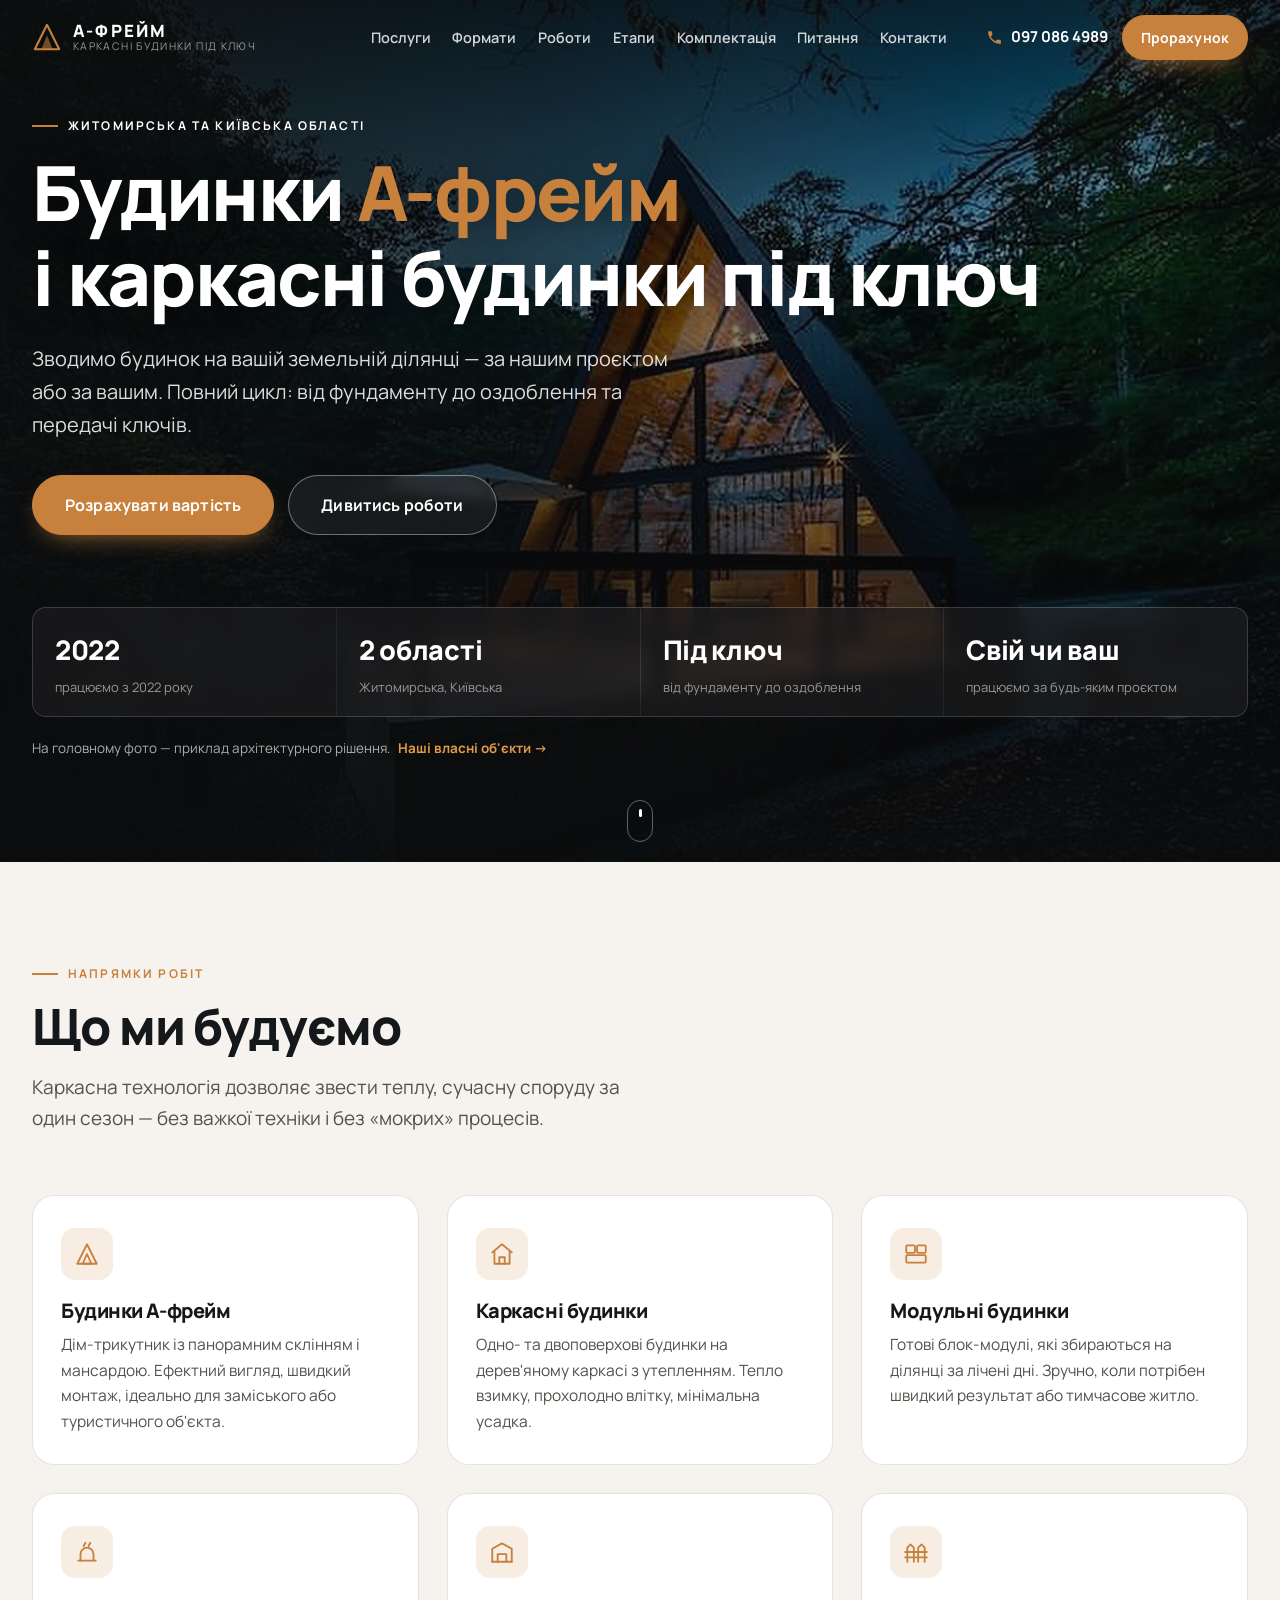
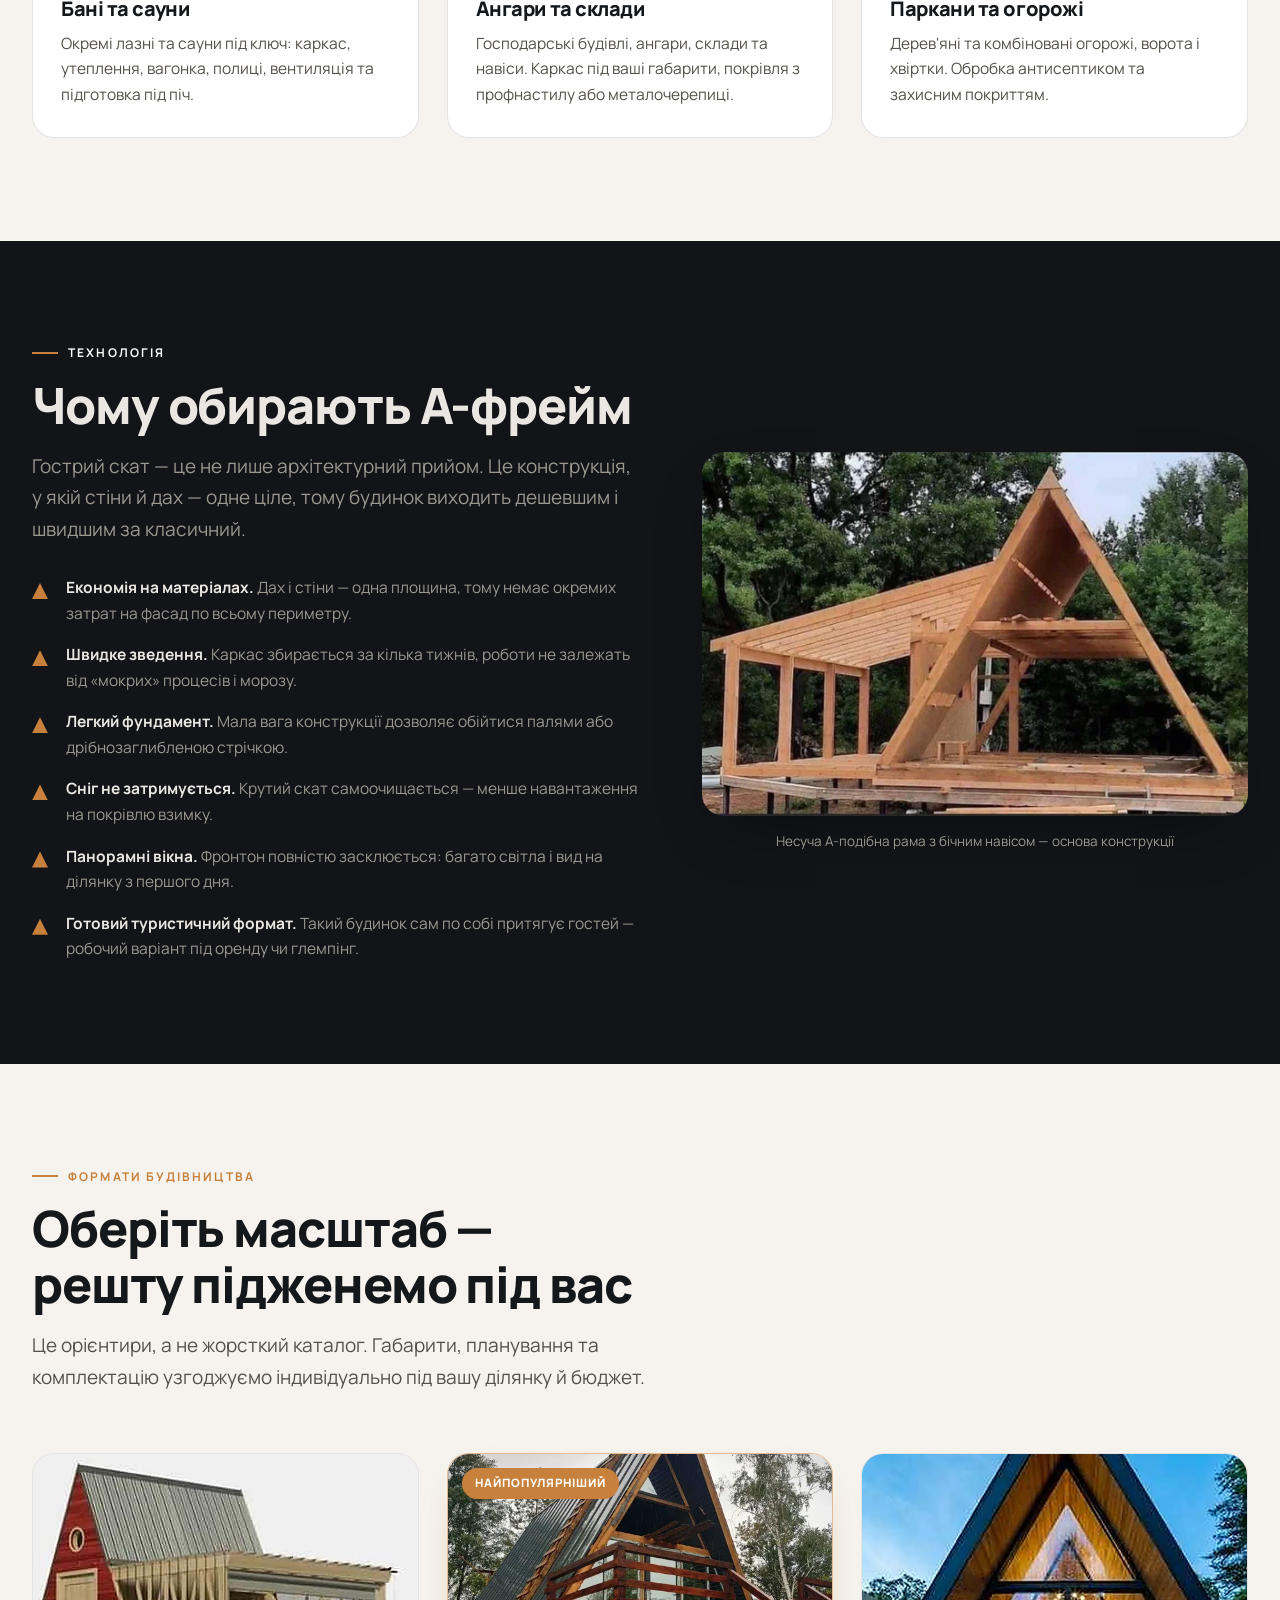
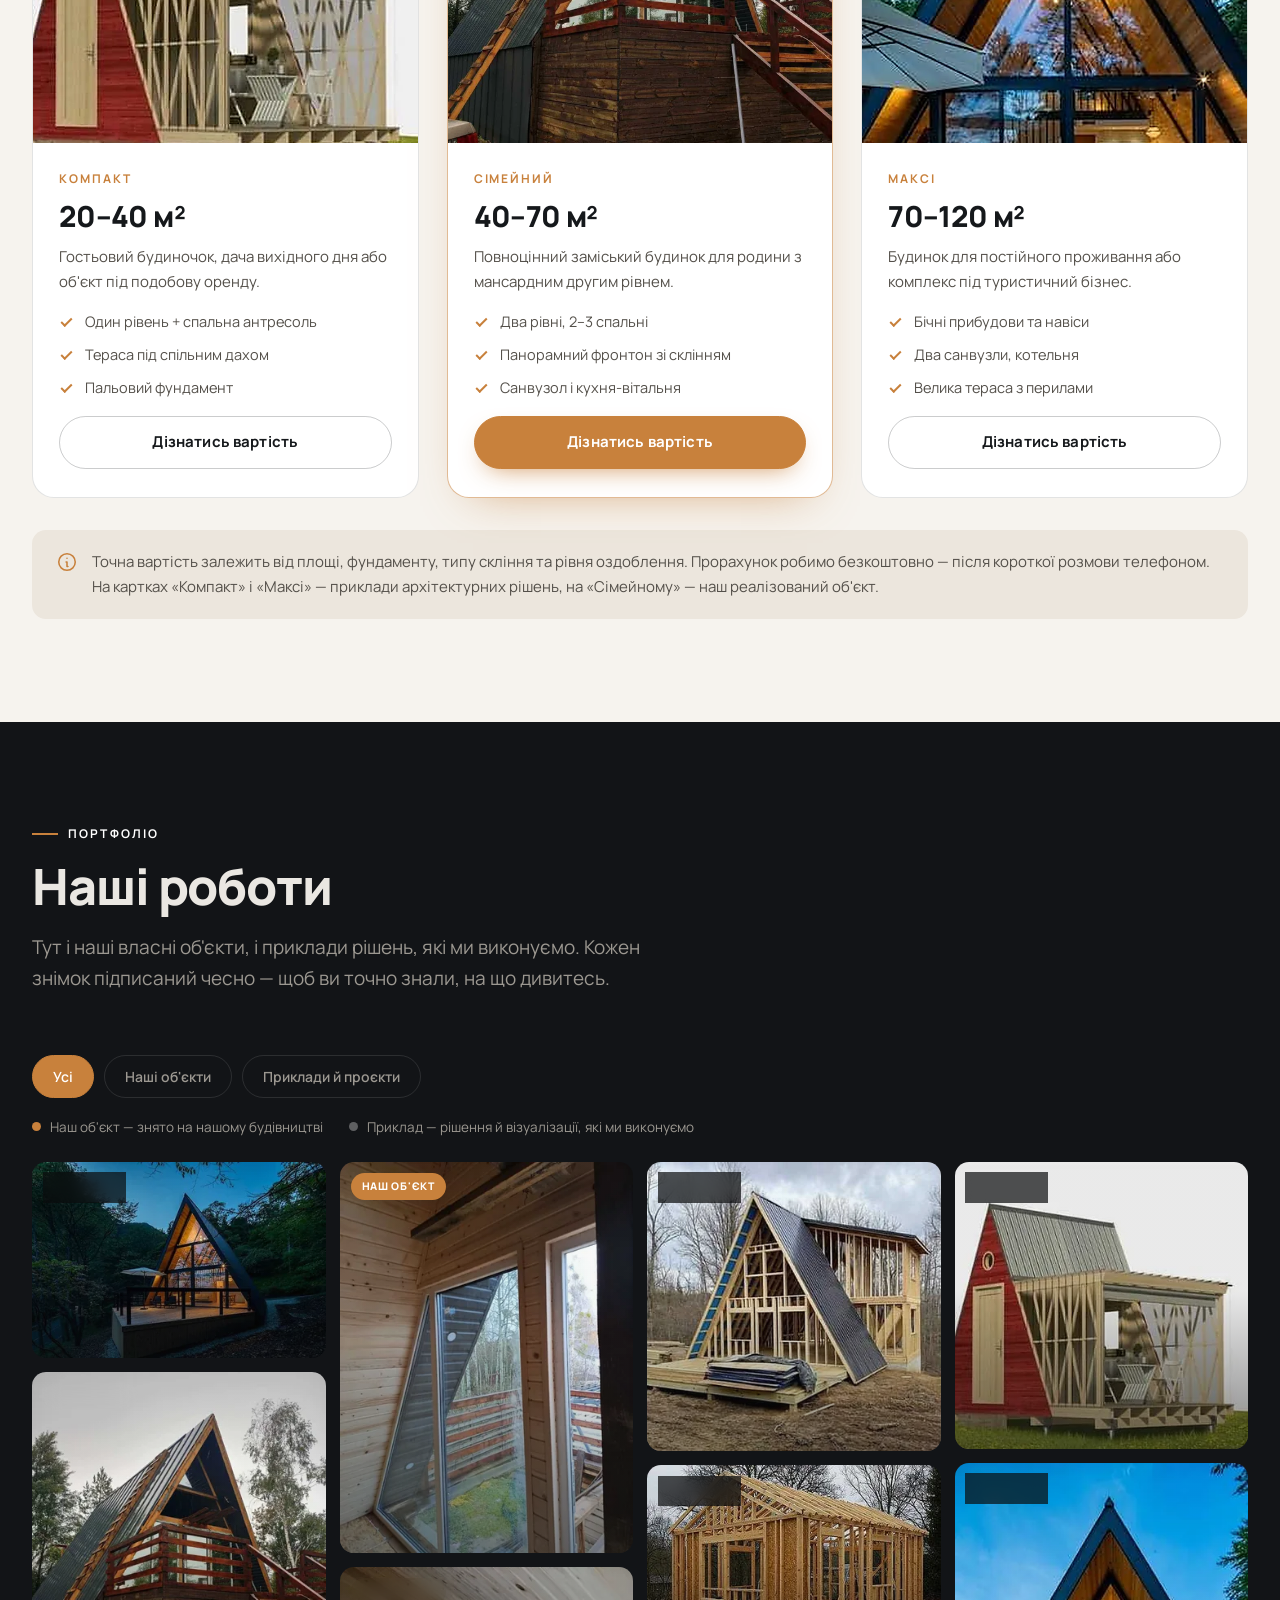
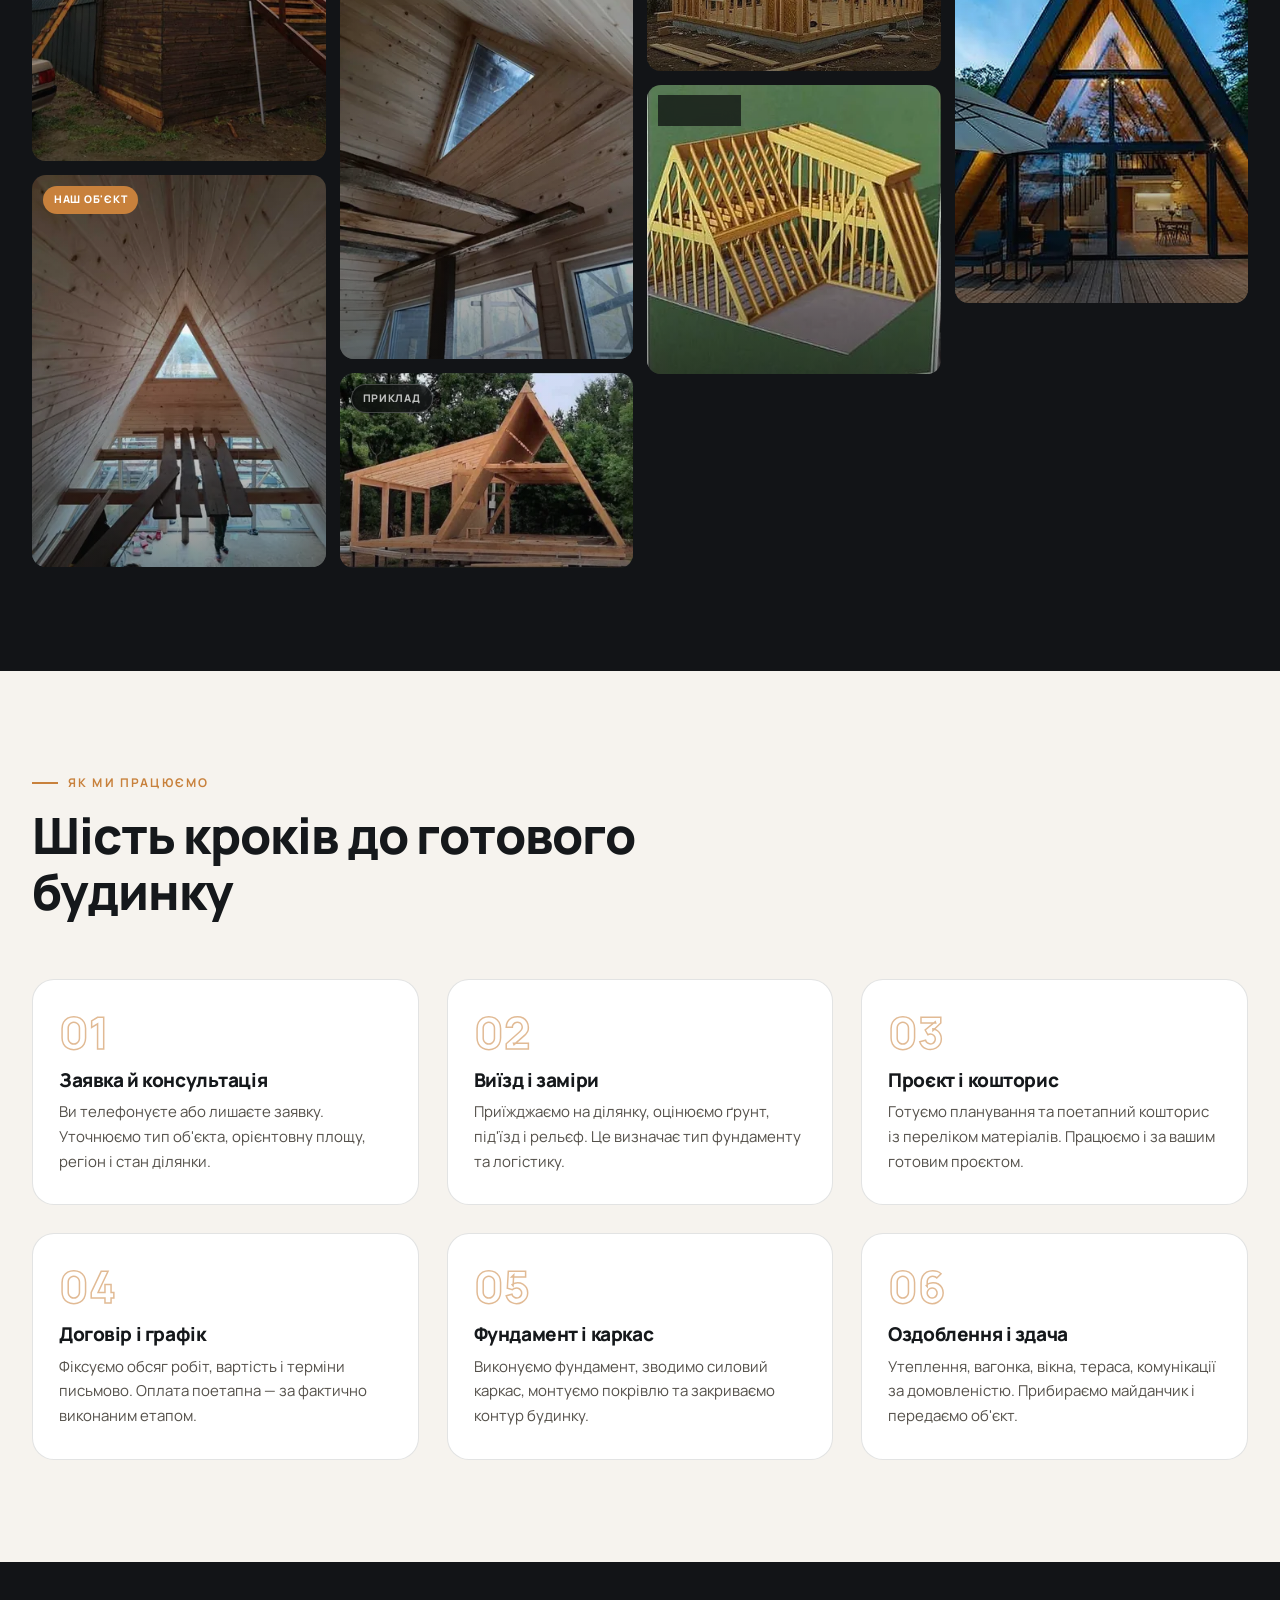
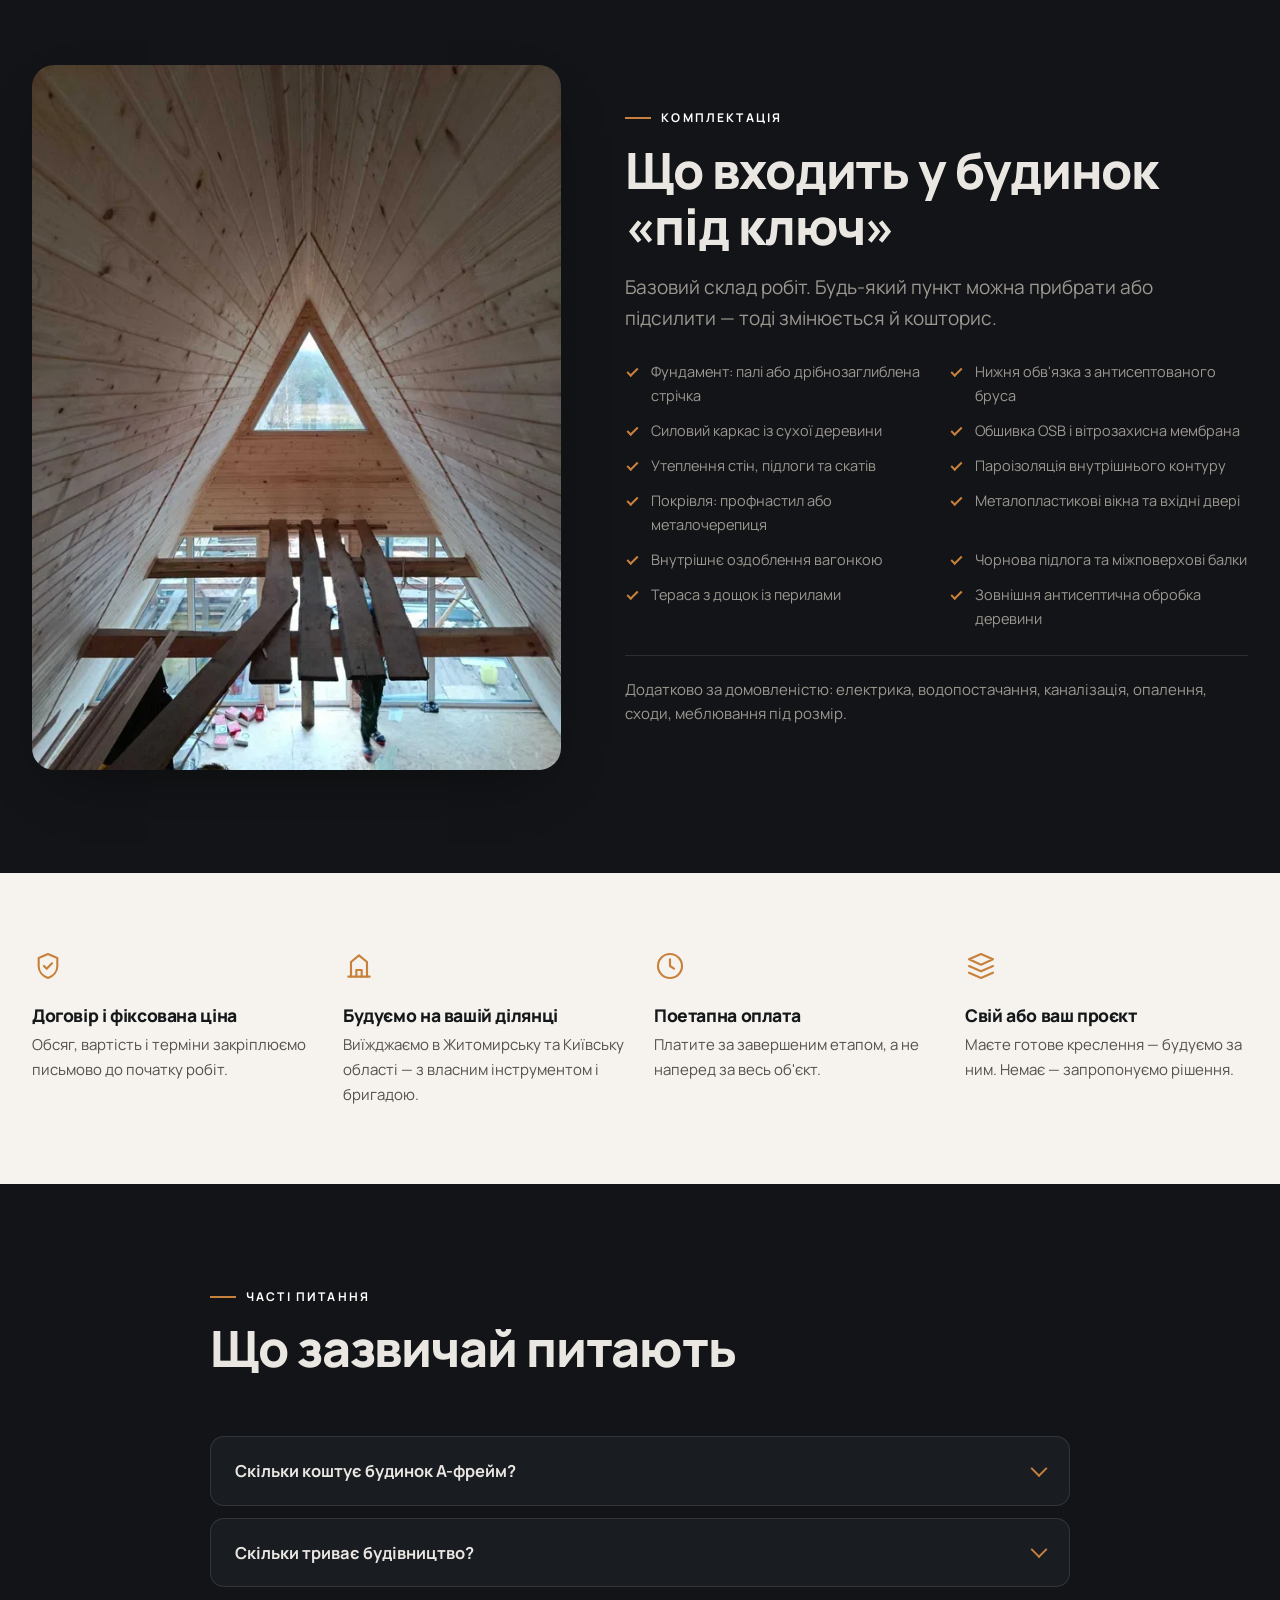
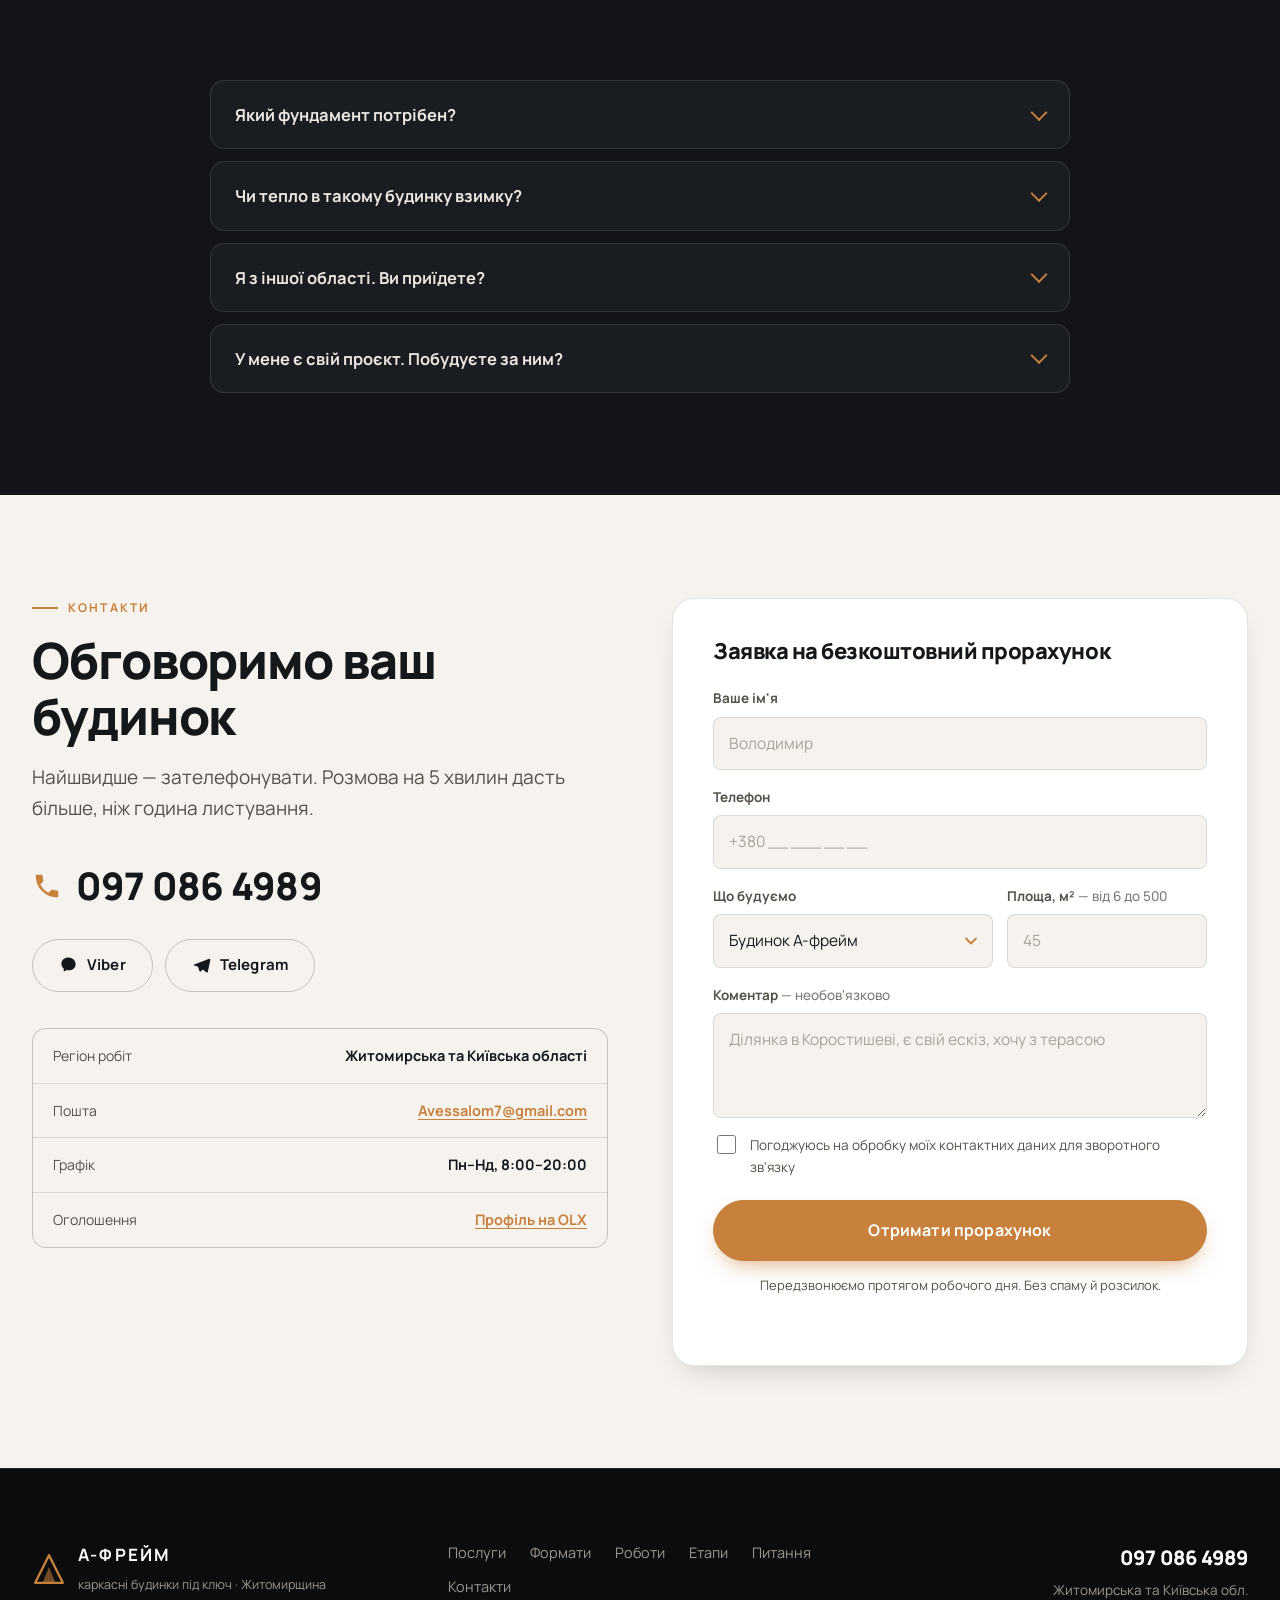
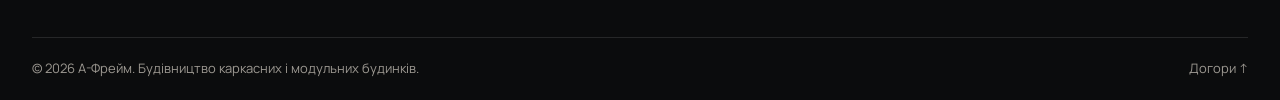
<file: index.html>
<!DOCTYPE html>
<html lang="uk">
<head>
<meta charset="utf-8">
<meta name="viewport" content="width=device-width, initial-scale=1">
<title>А-фрейм та каркасні будинки під ключ — Житомирська і Київська області</title>
<meta name="description" content="Будівництво будинків А-фрейм, каркасних і модульних будинків під ключ на вашій ділянці. Бані, сауни, ангари, паркани. Житомирська та Київська області. Власний або ваш проєкт.">
<meta name="theme-color" content="#0B0C0D">
<link rel="canonical" href="https://serhii0304.github.io/aframe-zhytomyr/">

<meta property="og:type" content="website">
<meta property="og:locale" content="uk_UA">
<meta property="og:title" content="А-фрейм та каркасні будинки під ключ">
<meta property="og:description" content="Будуємо А-фрейм, каркасні та модульні будинки під ключ на вашій ділянці. Житомирська та Київська області.">
<meta property="og:url" content="https://serhii0304.github.io/aframe-zhytomyr/">
<meta property="og:image" content="https://serhii0304.github.io/aframe-zhytomyr/assets/img/hero.jpg">
<meta name="twitter:card" content="summary_large_image">

<link rel="icon" href="./favicon.svg" type="image/svg+xml">
<link rel="apple-touch-icon" sizes="180x180" href="./apple-touch-icon.png">

<link rel="preconnect" href="https://fonts.googleapis.com">
<link rel="preconnect" href="https://fonts.gstatic.com" crossorigin>
<link href="https://fonts.googleapis.com/css2?family=Manrope:wght@400;500;600;700;800&display=swap" rel="stylesheet">
<link rel="preload" as="image" href="./assets/img/hero.webp" imagesrcset="./assets/img/hero-600.webp 600w, ./assets/img/hero.webp 1494w" imagesizes="100vw">
<link rel="stylesheet" href="./assets/css/style.css">
</head>
<body>

<a class="skip-link" href="#main">Перейти до вмісту</a>

<!-- ─────────────────────────  ШАПКА  ───────────────────────── -->
<header class="site-header" id="siteHeader">
  <div class="container site-header__inner">
    <a class="brand" href="#hero" aria-label="На головну">
      <svg class="brand__mark" viewBox="0 0 32 32" aria-hidden="true">
        <path d="M16 3 L29 29 H3 Z" fill="none" stroke="currentColor" stroke-width="2.2" stroke-linejoin="round"/>
        <path d="M16 14 L22 29 H10 Z" fill="currentColor" opacity=".55"/>
      </svg>
      <span class="brand__text">
        <strong>А-ФРЕЙМ</strong>
        <span>каркасні будинки під ключ</span>
      </span>
    </a>

    <nav class="nav" id="nav" aria-label="Головна навігація">
      <a href="#services">Послуги</a>
      <a href="#formats">Формати</a>
      <a href="#works">Роботи</a>
      <a href="#process">Етапи</a>
      <a href="#included">Комплектація</a>
      <a href="#faq">Питання</a>
      <a href="#contact">Контакти</a>
    </nav>

    <div class="site-header__actions">
      <a class="phone-link" href="tel:+380970864989">
        <svg viewBox="0 0 24 24" aria-hidden="true"><path d="M6.6 10.8a15.1 15.1 0 0 0 6.6 6.6l2.2-2.2a1 1 0 0 1 1-.25 11.4 11.4 0 0 0 3.6.57 1 1 0 0 1 1 1V20a1 1 0 0 1-1 1A17 17 0 0 1 3 4a1 1 0 0 1 1-1h3.5a1 1 0 0 1 1 1c0 1.25.2 2.46.57 3.6a1 1 0 0 1-.25 1z"/></svg>
        <span>097 086 4989</span>
      </a>
      <a class="btn btn--accent btn--sm" href="#contact">Прорахунок</a>
      <button class="burger" id="burger" aria-label="Меню" aria-expanded="false" aria-controls="nav">
        <span></span><span></span><span></span>
      </button>
    </div>
  </div>
</header>

<main id="main">

<!-- ─────────────────────────  ГОЛОВНИЙ ЕКРАН  ───────────────────────── -->
<section class="hero" id="hero">
  <picture class="hero__media">
    <source type="image/webp" srcset="./assets/img/hero-600.webp 600w, ./assets/img/hero.webp 1494w" sizes="100vw">
    <img src="./assets/img/hero.jpg" srcset="./assets/img/hero-600.jpg 600w, ./assets/img/hero.jpg 1494w" sizes="100vw"
         width="1494" height="996" alt="Будинок А-фрейм із панорамним склінням і терасою у вечірньому освітленні" fetchpriority="high" decoding="async">
  </picture>
  <div class="hero__scrim" aria-hidden="true"></div>

  <div class="container hero__inner">
    <p class="eyebrow eyebrow--light">Житомирська та Київська області</p>
    <h1 class="hero__title">Будинки <span class="accent">А-фрейм</span><br>і каркасні будинки під ключ</h1>
    <p class="hero__lead">
      Зводимо будинок на вашій земельній ділянці — за нашим проєктом або за вашим.
      Повний цикл: від фундаменту до оздоблення та передачі ключів.
    </p>

    <div class="hero__cta">
      <a class="btn btn--accent btn--lg" href="#contact">Розрахувати вартість</a>
      <a class="btn btn--ghost btn--lg" href="#works">Дивитись роботи</a>
    </div>

    <ul class="hero__stats">
      <li><b>2022</b><span>працюємо з&nbsp;2022&nbsp;року</span></li>
      <li><b>2&nbsp;області</b><span>Житомирська, Київська</span></li>
      <li><b>Під&nbsp;ключ</b><span>від фундаменту до&nbsp;оздоблення</span></li>
      <li><b>Свій&nbsp;чи&nbsp;ваш</b><span>працюємо за&nbsp;будь-яким проєктом</span></li>
    </ul>

    <p class="hero__note">
      На головному фото — приклад архітектурного рішення.
      <a href="#works">Наші власні об'єкти →</a>
    </p>
  </div>

  <a class="hero__scroll" href="#services" aria-label="Донизу">
    <span></span>
  </a>
</section>

<!-- ─────────────────────────  ПОСЛУГИ  ───────────────────────── -->
<section class="section section--paper" id="services">
  <div class="container">
    <header class="section__head reveal">
      <p class="eyebrow">Напрямки робіт</p>
      <h2 class="section__title">Що ми будуємо</h2>
      <p class="section__lead">Каркасна технологія дозволяє звести теплу, сучасну споруду за один сезон — без важкої техніки і без «мокрих» процесів.</p>
    </header>

    <div class="cards">
      <article class="card reveal">
        <span class="card__icon"><svg viewBox="0 0 24 24"><path d="M12 3 21 21H3z"/><path d="M12 12l4 9H8z"/></svg></span>
        <h3>Будинки А-фрейм</h3>
        <p>Дім-трикутник із панорамним склінням і мансардою. Ефектний вигляд, швидкий монтаж, ідеально для заміського або туристичного об'єкта.</p>
      </article>

      <article class="card reveal">
        <span class="card__icon"><svg viewBox="0 0 24 24"><path d="M3 10.5 12 3l9 7.5"/><path d="M5 9.5V21h14V9.5"/><path d="M9.5 21v-6h5v6"/></svg></span>
        <h3>Каркасні будинки</h3>
        <p>Одно- та двоповерхові будинки на дерев'яному каркасі з утепленням. Тепло взимку, прохолодно влітку, мінімальна усадка.</p>
      </article>

      <article class="card reveal">
        <span class="card__icon"><svg viewBox="0 0 24 24"><rect x="3" y="4" width="8" height="7" rx="1"/><rect x="13" y="4" width="8" height="7" rx="1"/><rect x="3" y="13" width="18" height="7" rx="1"/></svg></span>
        <h3>Модульні будинки</h3>
        <p>Готові блок-модулі, які збираються на ділянці за лічені дні. Зручно, коли потрібен швидкий результат або тимчасове житло.</p>
      </article>

      <article class="card reveal">
        <span class="card__icon"><svg viewBox="0 0 24 24"><path d="M4 20h16"/><path d="M6 20v-6a6 6 0 0 1 12 0v6"/><path d="M9 6.5c0-1.5 1.5-1.5 1.5-3"/><path d="M13.5 6.5c0-1.5 1.5-1.5 1.5-3"/></svg></span>
        <h3>Бані та сауни</h3>
        <p>Окремі лазні та сауни під ключ: каркас, утеплення, вагонка, полиці, вентиляція та підготовка під піч.</p>
      </article>

      <article class="card reveal">
        <span class="card__icon"><svg viewBox="0 0 24 24"><path d="M3 21V9l9-5 9 5v12"/><path d="M3 21h18"/><path d="M8 21v-7h8v7"/></svg></span>
        <h3>Ангари та склади</h3>
        <p>Господарські будівлі, ангари, склади та навіси. Каркас під ваші габарити, покрівля з профнастилу або металочерепиці.</p>
      </article>

      <article class="card reveal">
        <span class="card__icon"><svg viewBox="0 0 24 24"><path d="M4 21V8l3-3 3 3v13"/><path d="M14 21V8l3-3 3 3v13"/><path d="M2 12h20"/><path d="M2 17h20"/></svg></span>
        <h3>Паркани та огорожі</h3>
        <p>Дерев'яні та комбіновані огорожі, ворота і хвіртки. Обробка антисептиком та захисним покриттям.</p>
      </article>
    </div>
  </div>
</section>

<!-- ─────────────────────────  ЧОМУ А-ФРЕЙМ  ───────────────────────── -->
<section class="section section--dark why">
  <div class="container why__grid">
    <div class="why__text reveal">
      <p class="eyebrow eyebrow--light">Технологія</p>
      <h2 class="section__title">Чому обирають А-фрейм</h2>
      <p class="section__lead">Гострий скат — це не лише архітектурний прийом. Це конструкція, у якій стіни й дах — одне ціле, тому будинок виходить дешевшим і швидшим за класичний.</p>

      <ul class="why__list">
        <li><b>Економія на матеріалах.</b> Дах і стіни — одна площина, тому немає окремих затрат на фасад по всьому периметру.</li>
        <li><b>Швидке зведення.</b> Каркас збирається за кілька тижнів, роботи не залежать від «мокрих» процесів і морозу.</li>
        <li><b>Легкий фундамент.</b> Мала вага конструкції дозволяє обійтися палями або дрібнозаглибленою стрічкою.</li>
        <li><b>Сніг не затримується.</b> Крутий скат самоочищається — менше навантаження на покрівлю взимку.</li>
        <li><b>Панорамні вікна.</b> Фронтон повністю засклюється: багато світла і вид на ділянку з першого дня.</li>
        <li><b>Готовий туристичний формат.</b> Такий будинок сам по собі притягує гостей — робочий варіант під оренду чи глемпінг.</li>
      </ul>
    </div>

    <div class="why__media reveal">
      <picture>
        <source type="image/webp" srcset="./assets/img/frame-1-600.webp 600w, ./assets/img/frame-1.webp 1199w" sizes="(max-width: 900px) 100vw, 46vw">
        <img src="./assets/img/frame-1.jpg" srcset="./assets/img/frame-1-600.jpg 600w, ./assets/img/frame-1.jpg 1199w" sizes="(max-width: 900px) 100vw, 46vw"
             width="1199" height="800" loading="lazy" decoding="async" alt="Дерев'яний каркас будинку А-фрейм з бічним навісом на етапі зведення">
      </picture>
      <p class="why__caption">Несуча А-подібна рама з бічним навісом — основа конструкції</p>
    </div>
  </div>
</section>

<!-- ─────────────────────────  ФОРМАТИ  ───────────────────────── -->
<section class="section section--paper" id="formats">
  <div class="container">
    <header class="section__head reveal">
      <p class="eyebrow">Формати будівництва</p>
      <h2 class="section__title">Оберіть масштаб — решту підженемо під вас</h2>
      <p class="section__lead">Це орієнтири, а не жорсткий каталог. Габарити, планування та комплектацію узгоджуємо індивідуально під вашу ділянку й бюджет.</p>
    </header>

    <div class="formats">
      <article class="format reveal">
        <div class="format__media">
          <picture>
            <source type="image/webp" srcset="./assets/img/model-red.webp">
            <img src="./assets/img/model-red.jpg" width="704" height="689" loading="lazy" decoding="async" alt="Компактний будинок А-фрейм з навісом і терасою">
          </picture>
        </div>
        <div class="format__body">
          <p class="format__tag">Компакт</p>
          <h3>20–40 м²</h3>
          <p class="format__desc">Гостьовий будиночок, дача вихідного дня або об'єкт під подобову оренду.</p>
          <ul class="ticks">
            <li>Один рівень + спальна антресоль</li>
            <li>Тераса під спільним дахом</li>
            <li>Пальовий фундамент</li>
          </ul>
          <!-- ЗМІНИТИ: коли визначитесь із ціною, розкоментуйте рядок і поставте суму
          <p class="format__price">від <b>000 000</b> ₴ під ключ</p> -->
          <a class="btn btn--outline btn--block" href="#contact">Дізнатись вартість</a>
        </div>
      </article>

      <article class="format format--featured reveal">
        <div class="format__media">
          <picture>
            <source type="image/webp" srcset="./assets/img/exterior-1-600.webp 600w, ./assets/img/exterior-1.webp 1205w" sizes="(max-width: 900px) 100vw, 33vw">
            <img src="./assets/img/exterior-1.jpg" srcset="./assets/img/exterior-1-600.jpg 600w, ./assets/img/exterior-1.jpg 1205w" sizes="(max-width: 900px) 100vw, 33vw"
                 width="1205" height="1600" loading="lazy" decoding="async" alt="Двоповерховий будинок А-фрейм з терасою і зовнішніми сходами">
          </picture>
          <span class="format__badge">Найпопулярніший</span>
        </div>
        <div class="format__body">
          <p class="format__tag">Сімейний</p>
          <h3>40–70 м²</h3>
          <p class="format__desc">Повноцінний заміський будинок для родини з мансардним другим рівнем.</p>
          <ul class="ticks">
            <li>Два рівні, 2–3 спальні</li>
            <li>Панорамний фронтон зі склінням</li>
            <li>Санвузол і кухня-вітальня</li>
          </ul>
          <a class="btn btn--accent btn--block" href="#contact">Дізнатись вартість</a>
        </div>
      </article>

      <article class="format reveal">
        <div class="format__media">
          <picture>
            <source type="image/webp" srcset="./assets/img/dusk-vertical.webp">
            <img src="./assets/img/dusk-vertical.jpg" width="664" height="996" loading="lazy" decoding="async" alt="Великий будинок А-фрейм із суцільним панорамним склінням фронтону">
          </picture>
        </div>
        <div class="format__body">
          <p class="format__tag">Максі</p>
          <h3>70–120 м²</h3>
          <p class="format__desc">Будинок для постійного проживання або комплекс під туристичний бізнес.</p>
          <ul class="ticks">
            <li>Бічні прибудови та навіси</li>
            <li>Два санвузли, котельня</li>
            <li>Велика тераса з перилами</li>
          </ul>
          <a class="btn btn--outline btn--block" href="#contact">Дізнатись вартість</a>
        </div>
      </article>
    </div>

    <p class="formats__note reveal">
      <svg viewBox="0 0 24 24" aria-hidden="true"><circle cx="12" cy="12" r="9"/><path d="M12 8h.01M11 12h1v5h1"/></svg>
      Точна вартість залежить від площі, фундаменту, типу скління та рівня оздоблення.
      Прорахунок робимо безкоштовно — після короткої розмови телефоном.
      На картках «Компакт» і «Максі» — приклади архітектурних рішень, на «Сімейному» — наш реалізований об'єкт.
    </p>
  </div>
</section>

<!-- ─────────────────────────  ГАЛЕРЕЯ  ───────────────────────── -->
<section class="section section--dark" id="works">
  <div class="container">
    <header class="section__head reveal">
      <p class="eyebrow eyebrow--light">Портфоліо</p>
      <h2 class="section__title">Наші роботи</h2>
      <p class="section__lead">Тут і наші власні об'єкти, і приклади рішень, які ми виконуємо. Кожен знімок підписаний чесно — щоб ви точно знали, на що дивитесь.</p>
    </header>

    <div class="filters reveal" role="group" aria-label="Фільтр робіт">
      <button class="filter is-active" data-filter="all" aria-pressed="true">Усі</button>
      <button class="filter" data-filter="own" aria-pressed="false">Наші об'єкти</button>
      <button class="filter" data-filter="example" aria-pressed="false">Приклади й проєкти</button>
    </div>

    <p class="gallery__legend reveal">
      <span><i class="dot dot--own"></i>Наш об'єкт — знято на нашому будівництві</span>
      <span><i class="dot dot--example"></i>Приклад — рішення й візуалізації, які ми виконуємо</span>
    </p>

    <div class="gallery" id="gallery">
      <button class="gallery__item reveal" data-cat="example" data-full="./assets/img/hero.jpg" data-caption="Приклад архітектурного рішення: А-фрейм із терасою та панорамним склінням">
        <span class="gallery__badge gallery__badge--example">Приклад</span>
        <picture>
          <source type="image/webp" srcset="./assets/img/hero-360.webp 360w, ./assets/img/hero-600.webp 600w, ./assets/img/hero.webp 1494w" sizes="(max-width:359px) calc(100vw - 40px), (max-width:900px) calc((100vw - 54px)/2), (max-width:1200px) calc((100vw - 68px)/3), 290px">
          <img src="./assets/img/hero-360.jpg" srcset="./assets/img/hero-360.jpg 360w, ./assets/img/hero-600.jpg 600w, ./assets/img/hero.jpg 1494w" sizes="(max-width:359px) calc(100vw - 40px), (max-width:900px) calc((100vw - 54px)/2), (max-width:1200px) calc((100vw - 68px)/3), 290px"
               width="600" height="400" loading="lazy" decoding="async" alt="Будинок А-фрейм із терасою у вечірньому освітленні">
        </picture>
        <span class="gallery__cap">А-фрейм із терасою</span>
      </button>

      <button class="gallery__item reveal" data-cat="own" data-full="./assets/img/exterior-1.jpg" data-caption="Наш об'єкт: А-фрейм з металевою покрівлею, терасою та зовнішніми сходами">
        <span class="gallery__badge gallery__badge--own">Наш об'єкт</span>
        <picture>
          <source type="image/webp" srcset="./assets/img/exterior-1-360.webp 360w, ./assets/img/exterior-1-600.webp 600w, ./assets/img/exterior-1.webp 1205w" sizes="(max-width:359px) calc(100vw - 40px), (max-width:900px) calc((100vw - 54px)/2), (max-width:1200px) calc((100vw - 68px)/3), 290px">
          <img src="./assets/img/exterior-1-360.jpg" srcset="./assets/img/exterior-1-360.jpg 360w, ./assets/img/exterior-1-600.jpg 600w, ./assets/img/exterior-1.jpg 1205w" sizes="(max-width:359px) calc(100vw - 40px), (max-width:900px) calc((100vw - 54px)/2), (max-width:1200px) calc((100vw - 68px)/3), 290px"
               width="600" height="797" loading="lazy" decoding="async" alt="Реалізований будинок А-фрейм з металевою покрівлею">
        </picture>
        <span class="gallery__cap">Реалізований об'єкт</span>
      </button>

      <button class="gallery__item reveal" data-cat="own" data-full="./assets/img/interior-1.jpg" data-caption="Наш об'єкт: мансарда зсередини, обшивка вагонкою і трикутне вікно у вершині фронтону">
        <span class="gallery__badge gallery__badge--own">Наш об'єкт</span>
        <picture>
          <source type="image/webp" srcset="./assets/img/interior-1-360.webp 360w, ./assets/img/interior-1-600.webp 600w, ./assets/img/interior-1.webp 1200w" sizes="(max-width:359px) calc(100vw - 40px), (max-width:900px) calc((100vw - 54px)/2), (max-width:1200px) calc((100vw - 68px)/3), 290px">
          <img src="./assets/img/interior-1-360.jpg" srcset="./assets/img/interior-1-360.jpg 360w, ./assets/img/interior-1-600.jpg 600w, ./assets/img/interior-1.jpg 1200w" sizes="(max-width:359px) calc(100vw - 40px), (max-width:900px) calc((100vw - 54px)/2), (max-width:1200px) calc((100vw - 68px)/3), 290px"
               width="600" height="800" loading="lazy" decoding="async" alt="Мансарда, обшита вагонкою, з трикутним вікном">
        </picture>
        <span class="gallery__cap">Мансарда, вагонка</span>
      </button>

      <button class="gallery__item reveal" data-cat="own" data-full="./assets/img/interior-3.jpg" data-caption="Наш об'єкт: трикутне панорамне вікно у скосі даху">
        <span class="gallery__badge gallery__badge--own">Наш об'єкт</span>
        <picture>
          <source type="image/webp" srcset="./assets/img/interior-3-360.webp 360w, ./assets/img/interior-3-600.webp 600w, ./assets/img/interior-3.webp 1200w" sizes="(max-width:359px) calc(100vw - 40px), (max-width:900px) calc((100vw - 54px)/2), (max-width:1200px) calc((100vw - 68px)/3), 290px">
          <img src="./assets/img/interior-3-360.jpg" srcset="./assets/img/interior-3-360.jpg 360w, ./assets/img/interior-3-600.jpg 600w, ./assets/img/interior-3.jpg 1200w" sizes="(max-width:359px) calc(100vw - 40px), (max-width:900px) calc((100vw - 54px)/2), (max-width:1200px) calc((100vw - 68px)/3), 290px"
               width="600" height="800" loading="lazy" decoding="async" alt="Наш об'єкт: трикутне панорамне вікно у скосі даху зсередини">
        </picture>
        <span class="gallery__cap">Панорамне скління</span>
      </button>

      <button class="gallery__item reveal" data-cat="own" data-full="./assets/img/interior-2.jpg" data-caption="Наш об'єкт: стеля мансарди з дерев'яними балками та дахове вікно">
        <span class="gallery__badge gallery__badge--own">Наш об'єкт</span>
        <picture>
          <source type="image/webp" srcset="./assets/img/interior-2-360.webp 360w, ./assets/img/interior-2-600.webp 600w, ./assets/img/interior-2.webp 1200w" sizes="(max-width:359px) calc(100vw - 40px), (max-width:900px) calc((100vw - 54px)/2), (max-width:1200px) calc((100vw - 68px)/3), 290px">
          <img src="./assets/img/interior-2-360.jpg" srcset="./assets/img/interior-2-360.jpg 360w, ./assets/img/interior-2-600.jpg 600w, ./assets/img/interior-2.jpg 1200w" sizes="(max-width:359px) calc(100vw - 40px), (max-width:900px) calc((100vw - 54px)/2), (max-width:1200px) calc((100vw - 68px)/3), 290px"
               width="600" height="800" loading="lazy" decoding="async" alt="Стеля мансарди з балками та дахове вікно">
        </picture>
        <span class="gallery__cap">Стеля й дахове вікно</span>
      </button>

      <button class="gallery__item reveal" data-cat="example" data-full="./assets/img/frame-1.jpg" data-caption="Приклад конструкції: несуча А-подібна рама з бічним навісом на палях">
        <span class="gallery__badge gallery__badge--example">Приклад</span>
        <picture>
          <source type="image/webp" srcset="./assets/img/frame-1-360.webp 360w, ./assets/img/frame-1-600.webp 600w, ./assets/img/frame-1.webp 1199w" sizes="(max-width:359px) calc(100vw - 40px), (max-width:900px) calc((100vw - 54px)/2), (max-width:1200px) calc((100vw - 68px)/3), 290px">
          <img src="./assets/img/frame-1-360.jpg" srcset="./assets/img/frame-1-360.jpg 360w, ./assets/img/frame-1-600.jpg 600w, ./assets/img/frame-1.jpg 1199w" sizes="(max-width:359px) calc(100vw - 40px), (max-width:900px) calc((100vw - 54px)/2), (max-width:1200px) calc((100vw - 68px)/3), 290px"
               width="600" height="400" loading="lazy" decoding="async" alt="Дерев'яний каркас А-фрейм з бічним навісом">
        </picture>
        <span class="gallery__cap">Каркас з навісом</span>
      </button>

      <button class="gallery__item reveal" data-cat="example" data-full="./assets/img/frame-2.jpg" data-caption="Приклад: монтаж покрівлі та обрешітки на каркасі А-фрейм">
        <span class="gallery__badge gallery__badge--example">Приклад</span>
        <picture>
          <source type="image/webp" srcset="./assets/img/frame-2-360.webp 360w, ./assets/img/frame-2.webp 698w" sizes="(max-width:359px) calc(100vw - 40px), (max-width:900px) calc((100vw - 54px)/2), (max-width:1200px) calc((100vw - 68px)/3), 290px">
          <img src="./assets/img/frame-2-360.jpg" srcset="./assets/img/frame-2-360.jpg 360w, ./assets/img/frame-2.jpg 698w" sizes="(max-width:359px) calc(100vw - 40px), (max-width:900px) calc((100vw - 54px)/2), (max-width:1200px) calc((100vw - 68px)/3), 290px"
               width="698" height="689" loading="lazy" decoding="async" alt="Монтаж покрівлі на каркасі А-фрейм">
        </picture>
        <span class="gallery__cap">Монтаж покрівлі</span>
      </button>

      <button class="gallery__item reveal" data-cat="example" data-full="./assets/img/frame-3.jpg" data-caption="Приклад: збірка стінового каркаса на стрічковому фундаменті">
        <span class="gallery__badge gallery__badge--example">Приклад</span>
        <picture>
          <source type="image/webp" srcset="./assets/img/frame-3-360.webp 360w, ./assets/img/frame-3-600.webp 600w, ./assets/img/frame-3.webp 1000w" sizes="(max-width:359px) calc(100vw - 40px), (max-width:900px) calc((100vw - 54px)/2), (max-width:1200px) calc((100vw - 68px)/3), 290px">
          <img src="./assets/img/frame-3-360.jpg" srcset="./assets/img/frame-3-360.jpg 360w, ./assets/img/frame-3-600.jpg 600w, ./assets/img/frame-3.jpg 1000w" sizes="(max-width:359px) calc(100vw - 40px), (max-width:900px) calc((100vw - 54px)/2), (max-width:1200px) calc((100vw - 68px)/3), 290px"
               width="600" height="420" loading="lazy" decoding="async" alt="Стіновий каркас каркасного будинку">
        </picture>
        <span class="gallery__cap">Каркас будинку</span>
      </button>

      <button class="gallery__item reveal" data-cat="example" data-full="./assets/img/model-3d.jpg" data-caption="3D-модель несучого каркаса: так виглядає конструкція, яку узгоджуємо до робіт">
        <span class="gallery__badge gallery__badge--example">Приклад</span>
        <picture>
          <source type="image/webp" srcset="./assets/img/model-3d-360.webp 360w, ./assets/img/model-3d.webp 698w" sizes="(max-width:359px) calc(100vw - 40px), (max-width:900px) calc((100vw - 54px)/2), (max-width:1200px) calc((100vw - 68px)/3), 290px">
          <img src="./assets/img/model-3d-360.jpg" srcset="./assets/img/model-3d-360.jpg 360w, ./assets/img/model-3d.jpg 698w" sizes="(max-width:359px) calc(100vw - 40px), (max-width:900px) calc((100vw - 54px)/2), (max-width:1200px) calc((100vw - 68px)/3), 290px"
               width="698" height="689" loading="lazy" decoding="async" alt="Тривимірна модель каркаса будинку А-фрейм">
        </picture>
        <span class="gallery__cap">3D-модель каркаса</span>
      </button>

      <button class="gallery__item reveal" data-cat="example" data-full="./assets/img/model-red.jpg" data-caption="Візуалізація компактного А-фрейму з навісом і терасою">
        <span class="gallery__badge gallery__badge--example">Приклад</span>
        <picture>
          <source type="image/webp" srcset="./assets/img/model-red-360.webp 360w, ./assets/img/model-red-600.webp 600w, ./assets/img/model-red.webp 704w" sizes="(max-width:359px) calc(100vw - 40px), (max-width:900px) calc((100vw - 54px)/2), (max-width:1200px) calc((100vw - 68px)/3), 290px">
          <img src="./assets/img/model-red-360.jpg" srcset="./assets/img/model-red-360.jpg 360w, ./assets/img/model-red-600.jpg 600w, ./assets/img/model-red.jpg 704w" sizes="(max-width:359px) calc(100vw - 40px), (max-width:900px) calc((100vw - 54px)/2), (max-width:1200px) calc((100vw - 68px)/3), 290px"
               width="704" height="689" loading="lazy" decoding="async" alt="Візуалізація компактного будинку А-фрейм">
        </picture>
        <span class="gallery__cap">Візуалізація</span>
      </button>

      <button class="gallery__item reveal" data-cat="example" data-full="./assets/img/dusk-vertical.jpg" data-caption="Приклад архітектурного рішення: суцільне скління фронтону">
        <span class="gallery__badge gallery__badge--example">Приклад</span>
        <picture>
          <source type="image/webp" srcset="./assets/img/dusk-vertical-360.webp 360w, ./assets/img/dusk-vertical.webp 664w" sizes="(max-width:359px) calc(100vw - 40px), (max-width:900px) calc((100vw - 54px)/2), (max-width:1200px) calc((100vw - 68px)/3), 290px">
          <img src="./assets/img/dusk-vertical-360.jpg" srcset="./assets/img/dusk-vertical-360.jpg 360w, ./assets/img/dusk-vertical.jpg 664w" sizes="(max-width:359px) calc(100vw - 40px), (max-width:900px) calc((100vw - 54px)/2), (max-width:1200px) calc((100vw - 68px)/3), 290px"
               width="664" height="996" loading="lazy" decoding="async" alt="Будинок А-фрейм із суцільним склінням фронтону">
        </picture>
        <span class="gallery__cap">Скління фронтону</span>
      </button>
    </div>

    <button class="gallery__more" id="galleryMore" type="button">Показати всі роботи</button>
  </div>
</section>

<!-- ─────────────────────────  ЕТАПИ  ───────────────────────── -->
<section class="section section--paper" id="process">
  <div class="container">
    <header class="section__head reveal">
      <p class="eyebrow">Як ми працюємо</p>
      <h2 class="section__title">Шість кроків до готового будинку</h2>
    </header>

    <ol class="steps">
      <li class="step reveal"><span class="step__num">01</span><h3>Заявка й консультація</h3><p>Ви телефонуєте або лишаєте заявку. Уточнюємо тип об'єкта, орієнтовну площу, регіон і стан ділянки.</p></li>
      <li class="step reveal"><span class="step__num">02</span><h3>Виїзд і заміри</h3><p>Приїжджаємо на ділянку, оцінюємо ґрунт, під'їзд і рельєф. Це визначає тип фундаменту та логістику.</p></li>
      <li class="step reveal"><span class="step__num">03</span><h3>Проєкт і кошторис</h3><p>Готуємо планування та поетапний кошторис із переліком матеріалів. Працюємо і за вашим готовим проєктом.</p></li>
      <li class="step reveal"><span class="step__num">04</span><h3>Договір і графік</h3><p>Фіксуємо обсяг робіт, вартість і терміни письмово. Оплата поетапна — за фактично виконаним етапом.</p></li>
      <li class="step reveal"><span class="step__num">05</span><h3>Фундамент і каркас</h3><p>Виконуємо фундамент, зводимо силовий каркас, монтуємо покрівлю та закриваємо контур будинку.</p></li>
      <li class="step reveal"><span class="step__num">06</span><h3>Оздоблення і здача</h3><p>Утеплення, вагонка, вікна, тераса, комунікації за домовленістю. Прибираємо майданчик і передаємо об'єкт.</p></li>
    </ol>
  </div>
</section>

<!-- ─────────────────────────  КОМПЛЕКТАЦІЯ  ───────────────────────── -->
<section class="section section--dark" id="included">
  <div class="container included__grid">
    <div class="included__media reveal">
      <picture>
        <source type="image/webp" srcset="./assets/img/interior-1-600.webp 600w, ./assets/img/interior-1.webp 1200w" sizes="(max-width: 900px) 100vw, 42vw">
        <img src="./assets/img/interior-1.jpg" srcset="./assets/img/interior-1-600.jpg 600w, ./assets/img/interior-1.jpg 1200w" sizes="(max-width: 900px) 100vw, 42vw"
             width="1200" height="1600" loading="lazy" decoding="async" alt="Внутрішнє оздоблення мансарди вагонкою">
      </picture>
    </div>

    <div class="included__text reveal">
      <p class="eyebrow eyebrow--light">Комплектація</p>
      <h2 class="section__title">Що входить у будинок «під ключ»</h2>
      <p class="section__lead">Базовий склад робіт. Будь-який пункт можна прибрати або підсилити — тоді змінюється й кошторис.</p>

      <ul class="ticks ticks--two">
        <li>Фундамент: палі або дрібнозаглиблена стрічка</li>
        <li>Нижня обв'язка з антисептованого бруса</li>
        <li>Силовий каркас із сухої деревини</li>
        <li>Обшивка OSB і вітрозахисна мембрана</li>
        <li>Утеплення стін, підлоги та скатів</li>
        <li>Пароізоляція внутрішнього контуру</li>
        <li>Покрівля: профнастил або металочерепиця</li>
        <li>Металопластикові вікна та вхідні двері</li>
        <li>Внутрішнє оздоблення вагонкою</li>
        <li>Чорнова підлога та міжповерхові балки</li>
        <li>Тераса з дощок із перилами</li>
        <li>Зовнішня антисептична обробка деревини</li>
      </ul>

      <p class="included__extra">Додатково за домовленістю: електрика, водопостачання, каналізація, опалення, сходи, меблювання під розмір.</p>
    </div>
  </div>
</section>

<!-- ─────────────────────────  БЛОК ДОВІРИ  ───────────────────────── -->
<section class="section section--paper trust">
  <div class="container">
    <div class="trust__grid">
      <div class="trust__item reveal">
        <svg viewBox="0 0 24 24" aria-hidden="true"><path d="M12 3l7 3v6c0 4.2-2.9 7.6-7 9-4.1-1.4-7-4.8-7-9V6z"/><path d="M9 12l2 2 4-4"/></svg>
        <h3>Договір і фіксована ціна</h3><p>Обсяг, вартість і терміни закріплюємо письмово до початку робіт.</p>
      </div>
      <div class="trust__item reveal">
        <svg viewBox="0 0 24 24" aria-hidden="true"><path d="M4 20h16"/><path d="M6 20V9l6-5 6 5v11"/><path d="M10 20v-5h4v5"/></svg>
        <h3>Будуємо на вашій ділянці</h3><p>Виїжджаємо в Житомирську та Київську області — з власним інструментом і бригадою.</p>
      </div>
      <div class="trust__item reveal">
        <svg viewBox="0 0 24 24" aria-hidden="true"><circle cx="12" cy="12" r="9"/><path d="M12 7v5l3 2"/></svg>
        <h3>Поетапна оплата</h3><p>Платите за завершеним етапом, а не наперед за весь об'єкт.</p>
      </div>
      <div class="trust__item reveal">
        <svg viewBox="0 0 24 24" aria-hidden="true"><path d="M3 7l9-4 9 4-9 4z"/><path d="M3 12l9 4 9-4"/><path d="M3 17l9 4 9-4"/></svg>
        <h3>Свій або ваш проєкт</h3><p>Маєте готове креслення — будуємо за ним. Немає — запропонуємо рішення.</p>
      </div>
    </div>
  </div>
</section>

<!-- ─────────────────────────  FAQ  ───────────────────────── -->
<section class="section section--dark" id="faq">
  <div class="container container--narrow">
    <header class="section__head reveal">
      <p class="eyebrow eyebrow--light">Часті питання</p>
      <h2 class="section__title">Що зазвичай питають</h2>
    </header>

    <div class="faq" id="faqList">
      <details class="faq__item reveal">
        <summary>Скільки коштує будинок А-фрейм?</summary>
        <div class="faq__body"><p>Вартість формують площа, тип фундаменту, площа скління та рівень оздоблення — різниця між чорновим і повністю готовим будинком суттєва. Тому ми не публікуємо «середню ціну»: зателефонуйте, опишіть задачу, і ви отримаєте прорахунок під ваш конкретний випадок.</p></div>
      </details>

      <details class="faq__item reveal">
        <summary>Скільки триває будівництво?</summary>
        <div class="faq__body"><p>Терміни залежать від площі, комплектації та сезону. Каркасна технологія суттєво швидша за мур: конструкція не потребує часу на усадку й тверднення розчину, тому роботи не зупиняються. Точний графік фіксуємо в договорі після заміру.</p></div>
      </details>

      <details class="faq__item reveal">
        <summary>Чи можна будувати взимку?</summary>
        <div class="faq__body"><p>Так. Каркасне будівництво майже не залежить від температури — на відміну від бетонних і мурувальних робіт. Взимку планується фундамент відповідного типу, а монтаж каркаса й покрівлі виконується у звичайному режимі.</p></div>
      </details>

      <details class="faq__item reveal">
        <summary>Який фундамент потрібен?</summary>
        <div class="faq__body"><p>Через малу вагу конструкції зазвичай достатньо гвинтових чи буронабивних паль або дрібнозаглибленої стрічки. Остаточний вибір робимо після огляду ділянки — вирішальні чинники це ґрунт, рельєф і рівень ґрунтових вод.</p></div>
      </details>

      <details class="faq__item reveal">
        <summary>Чи тепло в такому будинку взимку?</summary>
        <div class="faq__body"><p>Так, за умови правильного «пирога» стіни: утеплювач достатньої товщини, вітрозахист зовні й пароізоляція зсередини. Саме на цих шарах не можна економити, і саме їх ми виконуємо за технологією, а не «як вийде».</p></div>
      </details>

      <details class="faq__item reveal">
        <summary>Я з іншої області. Ви приїдете?</summary>
        <div class="faq__body"><p>Основний регіон — Житомирська та Київська області. Виїзд далі обговорюємо окремо: усе залежить від обсягу об'єкта й логістики. Зателефонуйте — скажемо прямо, чи беремося.</p></div>
      </details>

      <details class="faq__item reveal">
        <summary>У мене є свій проєкт. Побудуєте за ним?</summary>
        <div class="faq__body"><p>Так. Працюємо як за власними рішеннями, так і за проєктом замовника. Надішліть креслення чи навіть ескіз від руки — ми перевіримо конструктив і порахуємо кошторис.</p></div>
      </details>
    </div>
  </div>
</section>

<!-- ─────────────────────────  КОНТАКТИ + ФОРМА  ───────────────────────── -->
<section class="section section--paper" id="contact">
  <div class="container contact__grid">

    <div class="contact__info reveal">
      <p class="eyebrow">Контакти</p>
      <h2 class="section__title">Обговоримо ваш будинок</h2>
      <p class="section__lead">Найшвидше — зателефонувати. Розмова на 5 хвилин дасть більше, ніж година листування.</p>

      <a class="contact__phone" href="tel:+380970864989">
        <svg viewBox="0 0 24 24" aria-hidden="true"><path d="M6.6 10.8a15.1 15.1 0 0 0 6.6 6.6l2.2-2.2a1 1 0 0 1 1-.25 11.4 11.4 0 0 0 3.6.57 1 1 0 0 1 1 1V20a1 1 0 0 1-1 1A17 17 0 0 1 3 4a1 1 0 0 1 1-1h3.5a1 1 0 0 1 1 1c0 1.25.2 2.46.57 3.6a1 1 0 0 1-.25 1z"/></svg>
        097 086 4989
      </a>

      <div class="contact__msgs">
        <a class="btn btn--outline" data-messenger="viber" href="viber://chat?number=%2B380970864989">
          <svg viewBox="0 0 24 24" aria-hidden="true"><path d="M12 2C6.9 2 3 5.3 3 9.8c0 2.4 1.1 4.5 3 6v4l3.5-2c.8.2 1.6.3 2.5.3 5.1 0 9-3.3 9-7.8S17.1 2 12 2z"/></svg>
          Viber
        </a>
        <a class="btn btn--outline" data-messenger="telegram" href="tg://resolve?phone=380970864989">
          <svg viewBox="0 0 24 24" aria-hidden="true"><path d="M21.7 3.4 2.9 10.6c-1 .4-1 1.2 0 1.5l4.7 1.5 1.8 5.5c.2.6.4.8 1 .8.4 0 .6-.2.9-.5l2.3-2.2 4.7 3.5c.9.5 1.5.2 1.7-.8l3.1-14.6c.3-1.2-.5-1.8-1.4-1.4z"/></svg>
          Telegram
        </a>
      </div>

      <dl class="contact__meta">
        <div><dt>Регіон робіт</dt><dd>Житомирська та Київська області</dd></div>
        <div><dt>Пошта</dt><dd><a href="mailto:Avessalom7@gmail.com">Avessalom7@gmail.com</a></dd></div>
        <div><dt>Графік</dt><dd>Пн–Нд, 8:00–20:00</dd></div>
        <div><dt>Оголошення</dt><dd><a href="https://www.olx.ua/d/uk/obyavlenie/budvnitstvo-a-freym-karkasnih-modulnih-budinkv-IDZEhWb.html" target="_blank" rel="noopener">Профіль на OLX</a></dd></div>
      </dl>
    </div>

    <div class="contact__form-wrap reveal">
      <!-- action і method — запасний шлях: якщо JavaScript не спрацює,
           браузер надішле форму напряму на FormSubmit, а не в адресний рядок.
           Замінюючи пошту, поміняйте її і тут, і в assets/js/main.js -->
      <form class="form" id="leadForm" novalidate
            action="https://formsubmit.co/Avessalom7@gmail.com" method="POST">
        <!-- пастка для ботів: люди це поле не бачать, боти заповнюють -->
        <input type="text" name="_honey" tabindex="-1" autocomplete="off" aria-hidden="true" class="honey">
        <input type="hidden" name="_subject" value="Заявка з сайту А-Фрейм">
        <input type="hidden" name="_template" value="table">
        <input type="hidden" name="_captcha" value="false">
        <h3 class="form__title">Заявка на безкоштовний прорахунок</h3>

        <div class="field">
          <label for="f-name">Ваше ім'я</label>
          <input id="f-name" name="name" type="text" autocomplete="name" placeholder="Володимир" required>
        </div>

        <div class="field">
          <label for="f-phone">Телефон</label>
          <input id="f-phone" name="phone" type="tel" autocomplete="tel" inputmode="tel" placeholder="+380 __ ___ __ __" required>
        </div>

        <div class="field-row">
          <div class="field">
            <label for="f-type">Що будуємо</label>
            <select id="f-type" name="object">
              <option>Будинок А-фрейм</option>
              <option>Каркасний будинок</option>
              <option>Модульний будинок</option>
              <option>Баня / сауна</option>
              <option>Ангар / склад</option>
              <option>Паркан / огорожа</option>
              <option>Інше</option>
            </select>
          </div>
          <div class="field">
            <label for="f-area">Площа, м² <span class="field__opt">— від 6 до 500</span></label>
            <input id="f-area" name="area" type="number" min="6" max="500" step="1" inputmode="numeric" placeholder="45">
          </div>
        </div>

        <div class="field">
          <label for="f-note">Коментар <span class="field__opt">— необов'язково</span></label>
          <textarea id="f-note" name="note" rows="3" placeholder="Ділянка в Коростишеві, є свій ескіз, хочу з терасою"></textarea>
        </div>

        <label class="check">
          <input type="checkbox" id="f-agree" required>
          <span>Погоджуюсь на обробку моїх контактних даних для зворотного зв'язку</span>
        </label>

        <button class="btn btn--accent btn--block btn--lg" type="submit" id="submitBtn">Отримати прорахунок</button>
        <p class="form__hint">Передзвонюємо протягом робочого дня. Без спаму й розсилок.</p>
        <p class="form__status" id="formStatus" role="status" aria-live="polite"></p>
      </form>
    </div>
  </div>
</section>

</main>

<!-- ─────────────────────────  ПІДВАЛ  ───────────────────────── -->
<footer class="footer">
  <div class="container footer__inner">
    <div class="footer__brand">
      <svg class="brand__mark" viewBox="0 0 32 32" aria-hidden="true">
        <path d="M16 3 L29 29 H3 Z" fill="none" stroke="currentColor" stroke-width="2.2" stroke-linejoin="round"/>
        <path d="M16 14 L22 29 H10 Z" fill="currentColor" opacity=".55"/>
      </svg>
      <div>
        <strong>А-ФРЕЙМ</strong>
        <span>каркасні будинки під ключ · Житомирщина</span>
      </div>
    </div>

    <nav class="footer__nav" aria-label="Навігація у підвалі">
      <a href="#services">Послуги</a>
      <a href="#formats">Формати</a>
      <a href="#works">Роботи</a>
      <a href="#process">Етапи</a>
      <a href="#faq">Питання</a>
      <a href="#contact">Контакти</a>
    </nav>

    <div class="footer__contact">
      <a href="tel:+380970864989">097 086 4989</a>
      <span>Житомирська та Київська обл.</span>
    </div>
  </div>
  <div class="container footer__bottom">
    <span>© <span id="year">2026</span> А-Фрейм. Будівництво каркасних і модульних будинків.</span>
    <a href="#hero">Догори ↑</a>
  </div>
</footer>

<!-- Мобільна панель дій -->
<div class="mobile-bar">
  <a class="mobile-bar__btn mobile-bar__btn--main" href="tel:+380970864989">
    <svg viewBox="0 0 24 24" aria-hidden="true"><path d="M6.6 10.8a15.1 15.1 0 0 0 6.6 6.6l2.2-2.2a1 1 0 0 1 1-.25 11.4 11.4 0 0 0 3.6.57 1 1 0 0 1 1 1V20a1 1 0 0 1-1 1A17 17 0 0 1 3 4a1 1 0 0 1 1-1h3.5a1 1 0 0 1 1 1c0 1.25.2 2.46.57 3.6a1 1 0 0 1-.25 1z"/></svg>
    Подзвонити
  </a>
  <a class="mobile-bar__btn" data-messenger="viber" href="viber://chat?number=%2B380970864989">Viber</a>
  <a class="mobile-bar__btn" href="#contact">Заявка</a>
</div>

<!-- Лайтбокс -->
<div class="lightbox" id="lightbox" role="dialog" aria-modal="true" aria-label="Перегляд фото" hidden>
  <button class="lightbox__close" id="lbClose" aria-label="Закрити">&times;</button>
  <button class="lightbox__nav lightbox__nav--prev" id="lbPrev" aria-label="Попереднє фото">&#8249;</button>
  <button class="lightbox__nav lightbox__nav--next" id="lbNext" aria-label="Наступне фото">&#8250;</button>
  <figure class="lightbox__figure">
    <img id="lbImg" alt="" decoding="async">
    <figcaption id="lbCap"></figcaption>
  </figure>
</div>

<script type="application/ld+json">
{
  "@context": "https://schema.org",
  "@type": "HomeAndConstructionBusiness",
  "name": "А-Фрейм — каркасні будинки під ключ",
  "description": "Будівництво будинків А-фрейм, каркасних і модульних будинків під ключ, бань, ангарів і парканів у Житомирській та Київській областях.",
  "url": "https://serhii0304.github.io/aframe-zhytomyr/",
  "image": "https://serhii0304.github.io/aframe-zhytomyr/assets/img/hero.jpg",
  "telephone": "+380970864989",
  "email": "Avessalom7@gmail.com",
  "priceRange": "$$",
  "address": { "@type": "PostalAddress", "addressLocality": "Житомир", "addressRegion": "Житомирська область", "addressCountry": "UA" },
  "areaServed": [
    { "@type": "AdministrativeArea", "name": "Житомирська область" },
    { "@type": "AdministrativeArea", "name": "Київська область" }
  ],
  "openingHoursSpecification": {
    "@type": "OpeningHoursSpecification",
    "dayOfWeek": ["Monday","Tuesday","Wednesday","Thursday","Friday","Saturday","Sunday"],
    "opens": "08:00", "closes": "20:00"
  },
  "makesOffer": [
    { "@type": "Offer", "itemOffered": { "@type": "Service", "name": "Будівництво будинків А-фрейм під ключ" } },
    { "@type": "Offer", "itemOffered": { "@type": "Service", "name": "Каркасні та модульні будинки" } },
    { "@type": "Offer", "itemOffered": { "@type": "Service", "name": "Бані та сауни" } },
    { "@type": "Offer", "itemOffered": { "@type": "Service", "name": "Ангари, склади, паркани" } }
  ]
}
</script>

<script src="./assets/js/main.js" defer></script>
</body>
</html>
</file>
<file: assets/css/style.css>
/* =========================================================
   A-FRAME — лендінг каркасного будівництва
   ========================================================= */

:root{
  --ink:#0B0C0D;
  --ink-2:#121417;
  --surface:#191C20;
  --surface-2:#22262B;
  --paper:#F6F3EE;
  --paper-2:#ECE6DD;

  --accent:#C8813C;
  --accent-hi:#E0994B;
  --accent-soft:rgba(200,129,60,.14);

  --on-dark:#EAE7E2;
  --on-dark-mut:#9C9891;
  --on-light:#15181B;
  --on-light-mut:#54504A;

  --line-dark:rgba(255,255,255,.11);
  --line-light:rgba(21,24,27,.12);

  --r-sm:8px;
  --r-md:14px;
  --r-lg:22px;

  --header-h:76px;
  --gap:clamp(16px,2.4vw,28px);
  --sp:clamp(64px,8vw,120px);

  --shadow:0 24px 60px -24px rgba(0,0,0,.45);
  --shadow-soft:0 12px 32px -16px rgba(0,0,0,.28);
}

*,*::before,*::after{box-sizing:border-box}

html{scroll-behavior:smooth;scroll-padding-top:calc(var(--header-h) + 12px);-webkit-text-size-adjust:100%}

body{
  margin:0;
  background:var(--ink);
  color:var(--on-dark);
  font-family:'Manrope',system-ui,-apple-system,'Segoe UI',Roboto,sans-serif;
  font-size:17px;
  line-height:1.65;
  -webkit-font-smoothing:antialiased;
  overflow-x:hidden;
}

img{max-width:100%;height:auto;display:block}
a{color:inherit;text-decoration:none}
button{font:inherit;color:inherit;border:0;background:none;cursor:pointer}
h1,h2,h3{margin:0;line-height:1.12;letter-spacing:-.022em;font-weight:800}
p{margin:0}
ul,ol,dl,dd{margin:0;padding:0;list-style:none}

::selection{background:var(--accent);color:#fff}

:focus-visible{outline:2px solid var(--accent-hi);outline-offset:3px;border-radius:4px}

.skip-link{
  position:absolute;left:-9999px;top:8px;z-index:200;
  background:var(--accent);color:#fff;padding:10px 18px;border-radius:var(--r-sm);
}
.skip-link:focus{left:12px}

/* ---------- сітка ---------- */
.container{width:min(1220px,100% - clamp(20px,5vw,64px));margin-inline:auto}
.container--narrow{width:min(860px,100% - clamp(20px,5vw,64px))}

.section{padding-block:var(--sp);position:relative}
.section--paper{background:var(--paper);color:var(--on-light)}
.section--dark{background:var(--ink-2);color:var(--on-dark)}

.section__head{max-width:62ch;margin-bottom:clamp(36px,5vw,60px)}
.section__title{font-size:clamp(28px,4.4vw,50px)}
.section__lead{margin-top:18px;font-size:clamp(16px,1.6vw,19px);color:var(--on-light-mut)}
.section--dark .section__lead{color:var(--on-dark-mut)}

.eyebrow{
  margin:0 0 14px;font-size:12px;font-weight:700;letter-spacing:.18em;
  text-transform:uppercase;color:var(--accent);
  display:flex;align-items:center;gap:10px;
}
.eyebrow::before{content:"";width:26px;height:2px;background:var(--accent);flex:none}
.accent{color:var(--accent)}

/* ---------- кнопки ---------- */
.btn{
  --btn-bg:transparent;--btn-fg:currentColor;--btn-bd:currentColor;
  display:inline-flex;align-items:center;justify-content:center;gap:9px;
  padding:13px 24px;border-radius:999px;
  background:var(--btn-bg);color:var(--btn-fg);border:1.5px solid var(--btn-bd);
  font-weight:700;font-size:15px;letter-spacing:.01em;white-space:nowrap;
  transition:transform .18s ease,background .18s ease,border-color .18s ease,color .18s ease,box-shadow .18s ease;
}
.btn:hover{transform:translateY(-2px)}
.btn:active{transform:translateY(0)}

.btn--accent{--btn-bg:var(--accent);--btn-fg:#fff;--btn-bd:var(--accent);box-shadow:0 10px 26px -12px rgba(200,129,60,.9)}
.btn--accent:hover{--btn-bg:var(--accent-hi);--btn-bd:var(--accent-hi)}

.btn--ghost{--btn-bg:rgba(255,255,255,.06);--btn-fg:#fff;--btn-bd:rgba(255,255,255,.38);backdrop-filter:blur(6px)}
.btn--ghost:hover{--btn-bg:rgba(255,255,255,.14);--btn-bd:#fff}

.btn--outline{--btn-bd:rgba(21,24,27,.22)}
.section--dark .btn--outline{--btn-bd:rgba(255,255,255,.28)}
.btn--outline:hover{--btn-bd:var(--accent);--btn-fg:var(--accent)}

.btn--lg{padding:16px 32px;font-size:16px}
.btn--sm{padding:10px 18px;font-size:14px}
.btn--block{display:flex;width:100%}

/* ---------- шапка ---------- */
.site-header{
  position:fixed;inset:0 0 auto;z-index:90;height:var(--header-h);
  display:flex;align-items:center;
  transition:background .3s ease,box-shadow .3s ease,border-color .3s ease,height .3s ease;
  border-bottom:1px solid transparent;
}
.site-header.is-stuck{
  background:rgba(11,12,13,.88);
  backdrop-filter:blur(14px) saturate(140%);
  border-bottom-color:var(--line-dark);
  height:66px;
}
.site-header__inner{display:flex;align-items:center;gap:clamp(16px,3vw,40px);width:min(1220px,100% - clamp(20px,5vw,64px))}

.brand{display:flex;align-items:center;gap:11px;color:#fff;flex:none;margin-right:auto}
.brand__mark{width:30px;height:30px;color:var(--accent);flex:none}
.brand__text{display:flex;flex-direction:column;line-height:1.1}
.brand__text strong{font-size:17px;font-weight:800;letter-spacing:.13em}
.brand__text span{font-size:10.5px;letter-spacing:.13em;text-transform:uppercase;color:var(--on-dark-mut)}

.nav{display:flex;gap:clamp(12px,1.7vw,26px)}
.nav a{
  position:relative;font-size:14.5px;font-weight:600;color:rgba(255,255,255,.82);
  padding:6px 0;transition:color .2s ease;
}
.nav a::after{
  content:"";position:absolute;left:0;right:100%;bottom:0;height:2px;
  background:var(--accent);transition:right .25s ease;
}
.nav a:hover{color:#fff}
.nav a:hover::after{right:0}

.site-header__actions{display:flex;align-items:center;gap:14px}

.phone-link{display:inline-flex;align-items:center;gap:8px;color:#fff;font-weight:700;font-size:15px;white-space:nowrap}
.phone-link svg{width:17px;height:17px;fill:var(--accent)}
.phone-link:hover{color:var(--accent-hi)}

.burger{display:none;width:44px;height:44px;border-radius:var(--r-sm);flex-direction:column;justify-content:center;align-items:center;gap:5px}
.burger span{display:block;width:21px;height:2px;background:#fff;transition:transform .28s ease,opacity .2s ease}
.burger[aria-expanded="true"] span:nth-child(1){transform:translateY(7px) rotate(45deg)}
.burger[aria-expanded="true"] span:nth-child(2){opacity:0}
.burger[aria-expanded="true"] span:nth-child(3){transform:translateY(-7px) rotate(-45deg)}

/* ---------- герой ---------- */
.hero{position:relative;min-height:min(100svh,860px);display:flex;align-items:flex-end;padding-block:calc(var(--header-h) + 40px) clamp(56px,8vw,110px);overflow:hidden;isolation:isolate}
.hero__media{position:absolute;inset:0;z-index:-2}
.hero__media img{width:100%;height:100%;object-fit:cover;object-position:center 45%}
.hero__scrim{
  position:absolute;inset:0;z-index:-1;
  background:
    linear-gradient(180deg,rgba(11,12,13,.74) 0%,rgba(11,12,13,.22) 32%,rgba(11,12,13,.62) 76%,rgba(11,12,13,.9) 100%),
    linear-gradient(96deg,rgba(11,12,13,.86) 0%,rgba(11,12,13,.5) 42%,rgba(11,12,13,.1) 74%);
}
.hero__inner{position:relative}
.eyebrow--light{color:#fff}
.eyebrow--light::before{background:var(--accent)}

.hero__title{font-size:clamp(34px,6.2vw,76px);color:#fff;text-shadow:0 2px 30px rgba(0,0,0,.35)}
.hero__lead{max-width:56ch;margin-top:22px;font-size:clamp(16px,1.8vw,20px);color:rgba(255,255,255,.86)}
.hero__cta{display:flex;flex-wrap:wrap;gap:14px;margin-top:34px}

.hero__stats{
  display:grid;grid-template-columns:repeat(4,1fr);gap:1px;
  margin-top:clamp(44px,6vw,72px);
  background:var(--line-dark);border:1px solid var(--line-dark);border-radius:var(--r-md);overflow:hidden;
  backdrop-filter:blur(8px);
}
.hero__stats li{background:rgba(11,12,13,.55);padding:20px 22px;display:flex;flex-direction:column;gap:5px}
.hero__stats b{font-size:clamp(19px,2.3vw,27px);font-weight:800;color:#fff;letter-spacing:-.01em}
.hero__stats span{font-size:13px;color:var(--on-dark-mut);line-height:1.4}

.hero__note{
  margin-top:20px;font-size:13.5px;color:rgba(255,255,255,.66);
  display:flex;flex-wrap:wrap;gap:8px;
}
.hero__note a{color:var(--accent-hi);font-weight:700;white-space:nowrap}
.hero__note a:hover{text-decoration:underline;text-underline-offset:3px}

.hero__scroll{position:absolute;left:50%;bottom:20px;translate:-50% 0;width:26px;height:42px;border:1.5px solid rgba(255,255,255,.35);border-radius:14px;display:grid;place-items:start center;padding-top:8px}
.hero__scroll span{width:3px;height:8px;border-radius:2px;background:#fff;animation:scrolldot 1.9s ease-in-out infinite}
@keyframes scrolldot{0%,100%{transform:translateY(0);opacity:0}40%{opacity:1}80%{transform:translateY(13px);opacity:0}}

/* ---------- картки послуг ---------- */
.cards{display:grid;grid-template-columns:repeat(auto-fit,minmax(min(330px, 100%), 1fr));gap:var(--gap)}
.card{
  background:#fff;border:1px solid var(--line-light);border-radius:var(--r-lg);
  padding:32px 28px 30px;position:relative;overflow:hidden;
  transition:transform .3s ease,box-shadow .3s ease,border-color .3s ease;
}
.card::after{
  content:"";position:absolute;inset:auto -40px -40px auto;width:130px;height:130px;
  background:var(--accent-soft);border-radius:50%;opacity:0;transition:opacity .35s ease;
}
.card:hover{transform:translateY(-5px);box-shadow:var(--shadow-soft);border-color:rgba(200,129,60,.4)}
.card:hover::after{opacity:1}
.card__icon{display:grid;place-items:center;width:52px;height:52px;border-radius:14px;background:var(--accent-soft);margin-bottom:20px}
.card__icon svg{width:26px;height:26px;fill:none;stroke:var(--accent);stroke-width:1.7;stroke-linecap:round;stroke-linejoin:round}
.card h3{font-size:20px;margin-bottom:10px}
.card p{color:var(--on-light-mut);font-size:15.5px;position:relative;z-index:1}

/* ---------- чому А-фрейм ---------- */
.why__grid{display:grid;grid-template-columns:1fr .9fr;gap:clamp(32px,5vw,72px);align-items:center}
.why__list{margin-top:30px;display:grid;gap:16px}
.why__list li{position:relative;padding-left:34px;color:var(--on-dark-mut);font-size:15.5px}
.why__list li::before{
  content:"";position:absolute;left:0;top:8px;width:16px;height:16px;
  background:var(--accent);clip-path:polygon(50% 0,100% 100%,0 100%);
}
.why__list b{color:var(--on-dark);font-weight:700}

.why__media img{border-radius:var(--r-lg);box-shadow:var(--shadow)}
.why__caption{margin-top:14px;font-size:13.5px;color:var(--on-dark-mut);text-align:center}

/* ---------- формати ---------- */
.formats{display:grid;grid-template-columns:repeat(auto-fit,minmax(min(290px, 100%), 1fr));gap:var(--gap);align-items:stretch}
.format{
  display:flex;flex-direction:column;background:#fff;border:1px solid var(--line-light);
  border-radius:var(--r-lg);overflow:hidden;
  transition:transform .3s ease,box-shadow .3s ease;
}
.format:hover{transform:translateY(-5px);box-shadow:var(--shadow-soft)}
.format__media{position:relative;aspect-ratio:4/3;overflow:hidden;background:var(--paper-2)}
.format__media img{width:100%;height:100%;object-fit:cover;transition:transform .6s cubic-bezier(.2,.7,.3,1)}
.format:hover .format__media img{transform:scale(1.05)}
.format__badge{
  position:absolute;top:14px;left:14px;background:var(--accent);color:#fff;
  font-size:11.5px;font-weight:800;letter-spacing:.09em;text-transform:uppercase;
  padding:6px 13px;border-radius:999px;
}
.format__body{padding:26px 26px 28px;display:flex;flex-direction:column;flex:1;gap:12px}
.format__tag{font-size:12px;font-weight:700;letter-spacing:.16em;text-transform:uppercase;color:var(--accent)}
.format__body h3{font-size:29px}
.format__desc{color:var(--on-light-mut);font-size:15px}
.format__price{font-size:17px;font-weight:700}
.format__price b{font-size:24px;color:var(--accent)}
.format__body .btn{margin-top:auto}
.format--featured{border-color:rgba(200,129,60,.55);box-shadow:0 18px 44px -26px rgba(200,129,60,.7)}

.ticks{display:grid;gap:9px;margin:4px 0}
.ticks li{position:relative;padding-left:26px;font-size:14.5px;color:var(--on-light-mut)}
.ticks li::before{
  content:"";position:absolute;left:2px;top:.55em;width:11px;height:6px;
  border-left:2px solid var(--accent);border-bottom:2px solid var(--accent);
  transform:rotate(-45deg);
}
.section--dark .ticks li{color:var(--on-dark-mut)}
.ticks--two{grid-template-columns:repeat(auto-fit,minmax(min(230px, 100%), 1fr));gap:11px 24px;margin-top:26px}

.formats__note{
  display:flex;gap:14px;align-items:flex-start;
  margin-top:32px;padding:20px 24px;border-radius:var(--r-md);
  background:var(--paper-2);color:var(--on-light-mut);font-size:15px;
}
.formats__note svg{width:22px;height:22px;flex:none;fill:none;stroke:var(--accent);stroke-width:1.7;stroke-linecap:round;stroke-linejoin:round;margin-top:1px}

/* ---------- галерея ---------- */
.filters{display:flex;flex-wrap:wrap;gap:10px;margin-bottom:28px}
.filter{
  padding:9px 20px;border-radius:999px;border:1.5px solid var(--line-dark);
  font-size:14px;font-weight:600;color:var(--on-dark-mut);
  transition:all .2s ease;
}
.filter:hover{color:#fff;border-color:rgba(255,255,255,.35)}
.filter.is-active{background:var(--accent);border-color:var(--accent);color:#fff}

.gallery__legend{
  display:flex;flex-wrap:wrap;gap:10px 26px;margin:-10px 0 24px;
  font-size:13.5px;color:var(--on-dark-mut);
}
.gallery__legend span{display:inline-flex;align-items:center;gap:9px}
.dot{width:9px;height:9px;border-radius:50%;flex:none}
.dot--own{background:var(--accent)}
.dot--example{background:rgba(255,255,255,.32)}

.gallery{columns:4;column-gap:14px}
.gallery__item{
  position:relative;overflow:hidden;border-radius:var(--r-md);
  padding:0;display:block;width:100%;margin:0 0 14px;background:var(--surface);
  break-inside:avoid;-webkit-column-break-inside:avoid;
}
/* picture за замовчуванням рядковий — без цього під фото зʼявляється щілина */
.gallery__item picture{display:block}
.gallery__item img{width:100%;height:auto;display:block;transition:transform .7s cubic-bezier(.2,.7,.3,1)}
.gallery__item::after{
  content:"";position:absolute;inset:0;
  background:linear-gradient(to top,rgba(11,12,13,.85) 0%,rgba(11,12,13,.05) 55%);
  opacity:.55;transition:opacity .3s ease;
}
.gallery__item:hover img{transform:scale(1.07)}
.gallery__item:hover::after{opacity:.9}
.gallery__badge{
  position:absolute;top:11px;left:11px;z-index:3;
  padding:5px 11px;border-radius:999px;
  font-size:10.5px;font-weight:800;letter-spacing:.07em;text-transform:uppercase;
  backdrop-filter:blur(8px);
}
.gallery__badge--own{background:var(--accent);color:#fff}
.gallery__badge--example{background:rgba(11,12,13,.7);color:rgba(255,255,255,.72);border:1px solid rgba(255,255,255,.22)}

.gallery__cap{
  position:absolute;left:16px;right:16px;bottom:14px;z-index:2;
  font-size:13.5px;font-weight:700;color:#fff;text-align:left;
  transform:translateY(6px);opacity:0;transition:all .3s ease;
}
.gallery__item:hover .gallery__cap{transform:translateY(0);opacity:1}
.gallery__item.is-hidden,.gallery__item.is-clipped{display:none}

.gallery__more{display:none;margin:22px auto 0;padding:14px 30px;border-radius:999px;
  border:1.5px solid rgba(255,255,255,.28);font-weight:700;font-size:15px;color:#fff}
.gallery__more:hover{border-color:var(--accent);color:var(--accent)}
.gallery__more[hidden]{display:none !important}

/* ---------- етапи ---------- */
.steps{display:grid;grid-template-columns:repeat(auto-fit,minmax(min(330px, 100%), 1fr));gap:var(--gap)}
.step{position:relative;padding:30px 26px;background:#fff;border:1px solid var(--line-light);border-radius:var(--r-lg)}
.step__num{
  display:block;font-size:44px;font-weight:800;line-height:1;
  color:transparent;-webkit-text-stroke:1.5px rgba(200,129,60,.55);margin-bottom:16px;
}
.step h3{font-size:19px;margin-bottom:9px}
.step p{color:var(--on-light-mut);font-size:15px}

/* ---------- комплектація ---------- */
.included__grid{display:grid;grid-template-columns:.85fr 1fr;gap:clamp(32px,5vw,72px);align-items:center}
.included__media img{border-radius:var(--r-lg);box-shadow:var(--shadow);aspect-ratio:3/4;object-fit:cover;width:100%}
.included__extra{margin-top:24px;padding-top:22px;border-top:1px solid var(--line-dark);color:var(--on-dark-mut);font-size:15px}

/* ---------- довіра ---------- */
.trust{padding-block:clamp(48px,6vw,80px)}
.trust__grid{display:grid;grid-template-columns:repeat(auto-fit,minmax(min(230px, 100%), 1fr));gap:var(--gap)}
.trust__item svg{width:32px;height:32px;fill:none;stroke:var(--accent);stroke-width:1.6;stroke-linecap:round;stroke-linejoin:round;margin-bottom:16px}
.trust__item h3{font-size:17.5px;margin-bottom:8px}
.trust__item p{color:var(--on-light-mut);font-size:15px}

/* ---------- FAQ ---------- */
.faq{display:grid;gap:12px}
.faq__item{border:1px solid var(--line-dark);border-radius:var(--r-md);background:var(--surface);overflow:hidden;transition:border-color .25s ease}
.faq__item[open]{border-color:rgba(200,129,60,.45)}
.faq__item summary{
  list-style:none;cursor:pointer;padding:20px 56px 20px 24px;position:relative;
  font-weight:700;font-size:16.5px;
}
.faq__item summary::-webkit-details-marker{display:none}
.faq__item summary::after{
  content:"";position:absolute;right:24px;top:50%;width:12px;height:12px;
  border-right:2px solid var(--accent);border-bottom:2px solid var(--accent);
  transform:translateY(-70%) rotate(45deg);transition:transform .3s ease;
}
.faq__item[open] summary::after{transform:translateY(-25%) rotate(-135deg)}
.faq__item summary:hover{color:var(--accent-hi)}
.faq__body{padding:0 24px 22px;color:var(--on-dark-mut);font-size:15.5px}

/* ---------- контакти ---------- */
.contact__grid{display:grid;grid-template-columns:1fr 1fr;gap:clamp(34px,5vw,72px);align-items:start}
.contact__phone{
  display:inline-flex;align-items:center;gap:14px;margin-top:30px;
  font-size:clamp(26px,3.6vw,38px);font-weight:800;letter-spacing:-.02em;
}
.contact__phone svg{width:30px;height:30px;fill:var(--accent);flex:none}
.contact__phone:hover{color:var(--accent)}
.contact__msgs{display:flex;flex-wrap:wrap;gap:12px;margin-top:22px}
.contact__msgs .btn{padding:13px 26px}
.contact__msgs svg{width:19px;height:19px;fill:currentColor}

.contact__meta{margin-top:36px;display:grid;gap:1px;background:var(--line-light);border:1px solid var(--line-light);border-radius:var(--r-md);overflow:hidden}
.contact__meta > div{background:var(--paper);padding:15px 20px;display:flex;justify-content:space-between;gap:18px;flex-wrap:wrap}
.contact__meta dt{font-size:14px;color:var(--on-light-mut)}
.contact__meta dd{font-size:14.5px;font-weight:700;text-align:right}
.contact__meta a{color:var(--accent);text-decoration:underline;text-underline-offset:3px}

/* ---------- форма ---------- */
.form{background:#fff;border:1px solid var(--line-light);border-radius:var(--r-lg);padding:clamp(26px,3.4vw,40px);box-shadow:var(--shadow-soft)}
.form__title{font-size:22px;margin-bottom:24px}
.field{display:flex;flex-direction:column;gap:7px;margin-bottom:16px}
.field-row{display:grid;grid-template-columns:1.4fr 1fr;gap:14px}
.field label{font-size:13.5px;font-weight:700;color:var(--on-light-mut)}
.field__opt{font-weight:500;opacity:.75}
.field input,.field select,.field textarea{
  width:100%;padding:13px 15px;border:1.5px solid var(--line-light);border-radius:var(--r-sm);
  background:var(--paper);color:var(--on-light);font:inherit;font-size:15.5px;
  transition:border-color .2s ease,background .2s ease;
}
.field select{
  appearance:none;-webkit-appearance:none;padding-right:40px;cursor:pointer;
  background-image:url("data:image/svg+xml,%3Csvg xmlns='http://www.w3.org/2000/svg' viewBox='0 0 12 8'%3E%3Cpath d='M1 1.5 6 6.5 11 1.5' fill='none' stroke='%23C8813C' stroke-width='1.8' stroke-linecap='round' stroke-linejoin='round'/%3E%3C/svg%3E");
  background-repeat:no-repeat;background-position:right 15px center;background-size:12px;
}
.field textarea{resize:vertical;min-height:92px}
.field input:focus,.field select:focus,.field textarea:focus{outline:none;border-color:var(--accent);background:#fff}
.field input::placeholder,.field textarea::placeholder{color:#a8a29a}
.field input[aria-invalid="true"]{border-color:#c0392b;background:#fdf1ef}

/* пастка для ботів — прибрана з потоку, з фокуса і з озвучування */
.honey{position:absolute;left:-9999px;width:1px;height:1px;opacity:0;pointer-events:none}

.check{display:flex;gap:11px;align-items:flex-start;margin:6px 0 22px;font-size:13.5px;color:var(--on-light-mut);cursor:pointer}
.check input{width:19px;height:19px;flex:none;margin-top:1px;accent-color:var(--accent)}

.form__hint{margin-top:14px;font-size:13px;color:var(--on-light-mut);text-align:center}
.form__status{margin-top:14px;font-size:14.5px;font-weight:600;text-align:center;min-height:1em}
.form__status.is-ok{color:#1f7a44}
.form__status.is-err{color:#c0392b}
.form__status a{color:inherit;font-weight:800;text-decoration:underline;text-underline-offset:3px;white-space:nowrap}

/* ---------- підвал ---------- */
.footer{background:var(--ink);padding-top:clamp(48px,6vw,72px);border-top:1px solid var(--line-dark)}
.footer__inner{display:grid;grid-template-columns:1.2fr 1.4fr 1fr;gap:32px;align-items:start;padding-bottom:36px}
.footer__brand{display:flex;gap:12px;align-items:center;color:#fff}
.footer__brand .brand__mark{width:34px;height:34px;color:var(--accent)}
.footer__brand strong{display:block;font-size:17px;letter-spacing:.13em}
.footer__brand span{font-size:12.5px;color:var(--on-dark-mut)}
.footer__nav{display:flex;flex-wrap:wrap;gap:10px 24px}
.footer__nav a{font-size:14.5px;color:var(--on-dark-mut)}
.footer__nav a:hover{color:var(--accent-hi)}
.footer__contact{display:flex;flex-direction:column;gap:5px;text-align:right}
.footer__contact a{font-size:20px;font-weight:800;color:#fff}
.footer__contact a:hover{color:var(--accent-hi)}
.footer__contact span{font-size:13.5px;color:var(--on-dark-mut)}
.footer__bottom{
  display:flex;justify-content:space-between;gap:16px;flex-wrap:wrap;
  padding-block:20px;border-top:1px solid var(--line-dark);
  font-size:13px;color:var(--on-dark-mut);
}
.footer__bottom a:hover{color:var(--accent-hi)}

/* ---------- мобільна панель ---------- */
.mobile-bar{
  position:fixed;left:0;right:0;bottom:0;z-index:80;display:none;
  gap:1px;background:var(--line-dark);
  border-top:1px solid var(--line-dark);
  padding-bottom:env(safe-area-inset-bottom);
}
.mobile-bar__btn{
  flex:1;display:flex;align-items:center;justify-content:center;gap:7px;
  padding:14px 6px;background:rgba(11,12,13,.96);backdrop-filter:blur(10px);
  font-size:14px;font-weight:700;color:#fff;
}
.mobile-bar__btn svg{width:17px;height:17px;fill:currentColor}
.mobile-bar__btn--main{background:var(--accent)}

/* ---------- сповіщення ---------- */
.toast{
  position:fixed;left:50%;bottom:24px;translate:-50% 20px;z-index:160;
  max-width:min(420px,calc(100% - 32px));
  padding:15px 22px;border-radius:var(--r-md);
  background:rgba(25,28,32,.97);border:1px solid rgba(200,129,60,.5);
  color:var(--on-dark);font-size:15px;text-align:center;line-height:1.5;
  box-shadow:var(--shadow);
  opacity:0;pointer-events:none;transition:opacity .3s ease,translate .3s ease;
}
.toast.is-shown{opacity:1;translate:-50% 0;pointer-events:auto}
.toast a{color:var(--accent-hi);font-weight:800;white-space:nowrap}
@media (max-width:760px){.toast{bottom:74px}}

/* ---------- лайтбокс ---------- */
.lightbox{
  position:fixed;inset:0;z-index:150;display:grid;place-items:center;
  background:rgba(6,7,8,.95);backdrop-filter:blur(6px);padding:clamp(16px,4vw,48px);
  animation:fade .25s ease;
}
.lightbox[hidden]{display:none}
@keyframes fade{from{opacity:0}to{opacity:1}}
.lightbox__figure{margin:0;max-width:100%;max-height:100%;display:flex;flex-direction:column;gap:14px;align-items:center}
.lightbox__figure img{max-width:100%;max-height:82svh;object-fit:contain;border-radius:var(--r-md);box-shadow:var(--shadow)}
.lightbox__figure figcaption{color:var(--on-dark-mut);font-size:14.5px;text-align:center;max-width:60ch}
.lightbox__close{position:absolute;top:16px;right:20px;font-size:38px;line-height:1;color:#fff;opacity:.75;width:44px;height:44px}
.lightbox__close:hover{opacity:1}
.lightbox__nav{
  position:absolute;top:50%;translate:0 -50%;width:52px;height:52px;border-radius:50%;
  background:rgba(255,255,255,.09);color:#fff;font-size:34px;line-height:0;
  display:grid;place-items:center;transition:background .2s ease;
}
.lightbox__nav:hover{background:rgba(255,255,255,.2)}
.lightbox__nav--prev{left:clamp(8px,2vw,28px)}
.lightbox__nav--next{right:clamp(8px,2vw,28px)}

/* ---------- поява при скролі ---------- */
.reveal{opacity:0;transform:translateY(26px);transition:opacity .7s cubic-bezier(.2,.7,.3,1),transform .7s cubic-bezier(.2,.7,.3,1)}
.reveal.is-visible{opacity:1;transform:none}
.cards .reveal:nth-child(2),.formats .reveal:nth-child(2),.steps .reveal:nth-child(2),.trust__grid .reveal:nth-child(2){transition-delay:.08s}
.cards .reveal:nth-child(3),.formats .reveal:nth-child(3),.steps .reveal:nth-child(3),.trust__grid .reveal:nth-child(3){transition-delay:.16s}
.cards .reveal:nth-child(4),.steps .reveal:nth-child(4),.trust__grid .reveal:nth-child(4){transition-delay:.24s}
.cards .reveal:nth-child(5),.steps .reveal:nth-child(5){transition-delay:.32s}
.cards .reveal:nth-child(6),.steps .reveal:nth-child(6){transition-delay:.4s}

/* =========================================================
   АДАПТИВ
   ========================================================= */
@media (max-width:1080px){
  .nav{display:none;position:fixed;inset:var(--header-h) 0 auto;flex-direction:column;gap:0;
       background:rgba(11,12,13,.98);backdrop-filter:blur(16px);padding:12px 0 24px;border-bottom:1px solid var(--line-dark)}
  .nav.is-open{display:flex}
  .nav a{padding:15px clamp(20px,5vw,64px);font-size:17px;border-bottom:1px solid var(--line-dark)}
  .nav a::after{display:none}
  .burger{display:flex}
  .hero__scroll{display:none}
}

@media (max-width:1200px){
  .gallery{columns:3}
}

/* ---------- планшет: прибираємо «осиротілі» картки ----------
   У цьому діапазоні три формати лягали як 2+1, а чотири блоки
   довіри як 3+1 — останній залишався сам у ряду. Формати стають
   горизонтальними на всю ширину, довіра — у два рівні стовпці. */
@media (min-width:701px) and (max-width:1080px){
  .trust__grid{grid-template-columns:repeat(2,1fr)}
}

@media (min-width:701px) and (max-width:990px){
  .formats{grid-template-columns:1fr;gap:18px}
  .format{flex-direction:row}
  .format__media{flex:0 0 40%;aspect-ratio:auto;min-height:240px}
  .format__media img{position:absolute;inset:0;height:100%}
  .format__body{flex:1;padding:28px 30px}
  .format__body h3{font-size:26px}
  .format--featured{box-shadow:0 14px 36px -26px rgba(200,129,60,.7)}
}

@media (max-width:900px){
  .why__grid,.included__grid,.contact__grid{grid-template-columns:1fr}
  .why__media,.included__media{order:-1}
  .included__media img{aspect-ratio:16/10}
  .gallery{columns:2}
  .hero__stats{grid-template-columns:repeat(2,1fr)}
  .footer__inner{grid-template-columns:1fr;gap:26px}
  .footer__contact{text-align:left}
}

@media (max-width:760px){
  body{font-size:16px}
  .mobile-bar{display:flex}
  .footer{padding-bottom:60px}
  .phone-link span{display:none}
  .phone-link{width:44px;height:44px;border-radius:50%;background:var(--accent-soft);
              justify-content:center;border:1.5px solid rgba(200,129,60,.5)}
  .phone-link svg{width:19px;height:19px}
  .site-header__actions .btn--sm{display:none}
  .site-header__actions{gap:10px}
  .hero{min-height:auto;padding-block:calc(var(--header-h) + 56px) 64px}
  .hero__scroll{display:none}
  .hero__stats li{padding:15px 16px}
  .gallery__more{display:block}
  .filter{padding:11px 20px}
  .gallery__cap{opacity:1;transform:none;font-size:12.5px;left:12px;right:12px;bottom:11px}
  .gallery__item::after{opacity:.75}
  .hero__scrim{
    background:linear-gradient(180deg,rgba(11,12,13,.8) 0%,rgba(11,12,13,.34) 26%,
               rgba(11,12,13,.5) 52%,rgba(11,12,13,.88) 88%,rgba(11,12,13,.94) 100%);
  }
  .lightbox__nav{width:44px;height:44px;font-size:28px}
}

@media (max-width:359px){
  .gallery{columns:1}
}

@media (max-width:520px){
  .field-row{grid-template-columns:1fr}
  .hero__cta .btn{flex:1 1 100%}
  .contact__meta > div{flex-direction:column;gap:3px}
  .contact__meta dd{text-align:left}
}

@media (prefers-reduced-motion:reduce){
  html{scroll-behavior:auto}
  *,*::before,*::after{animation-duration:.01ms !important;transition-duration:.01ms !important}
  .reveal{opacity:1;transform:none}
}
</file>
